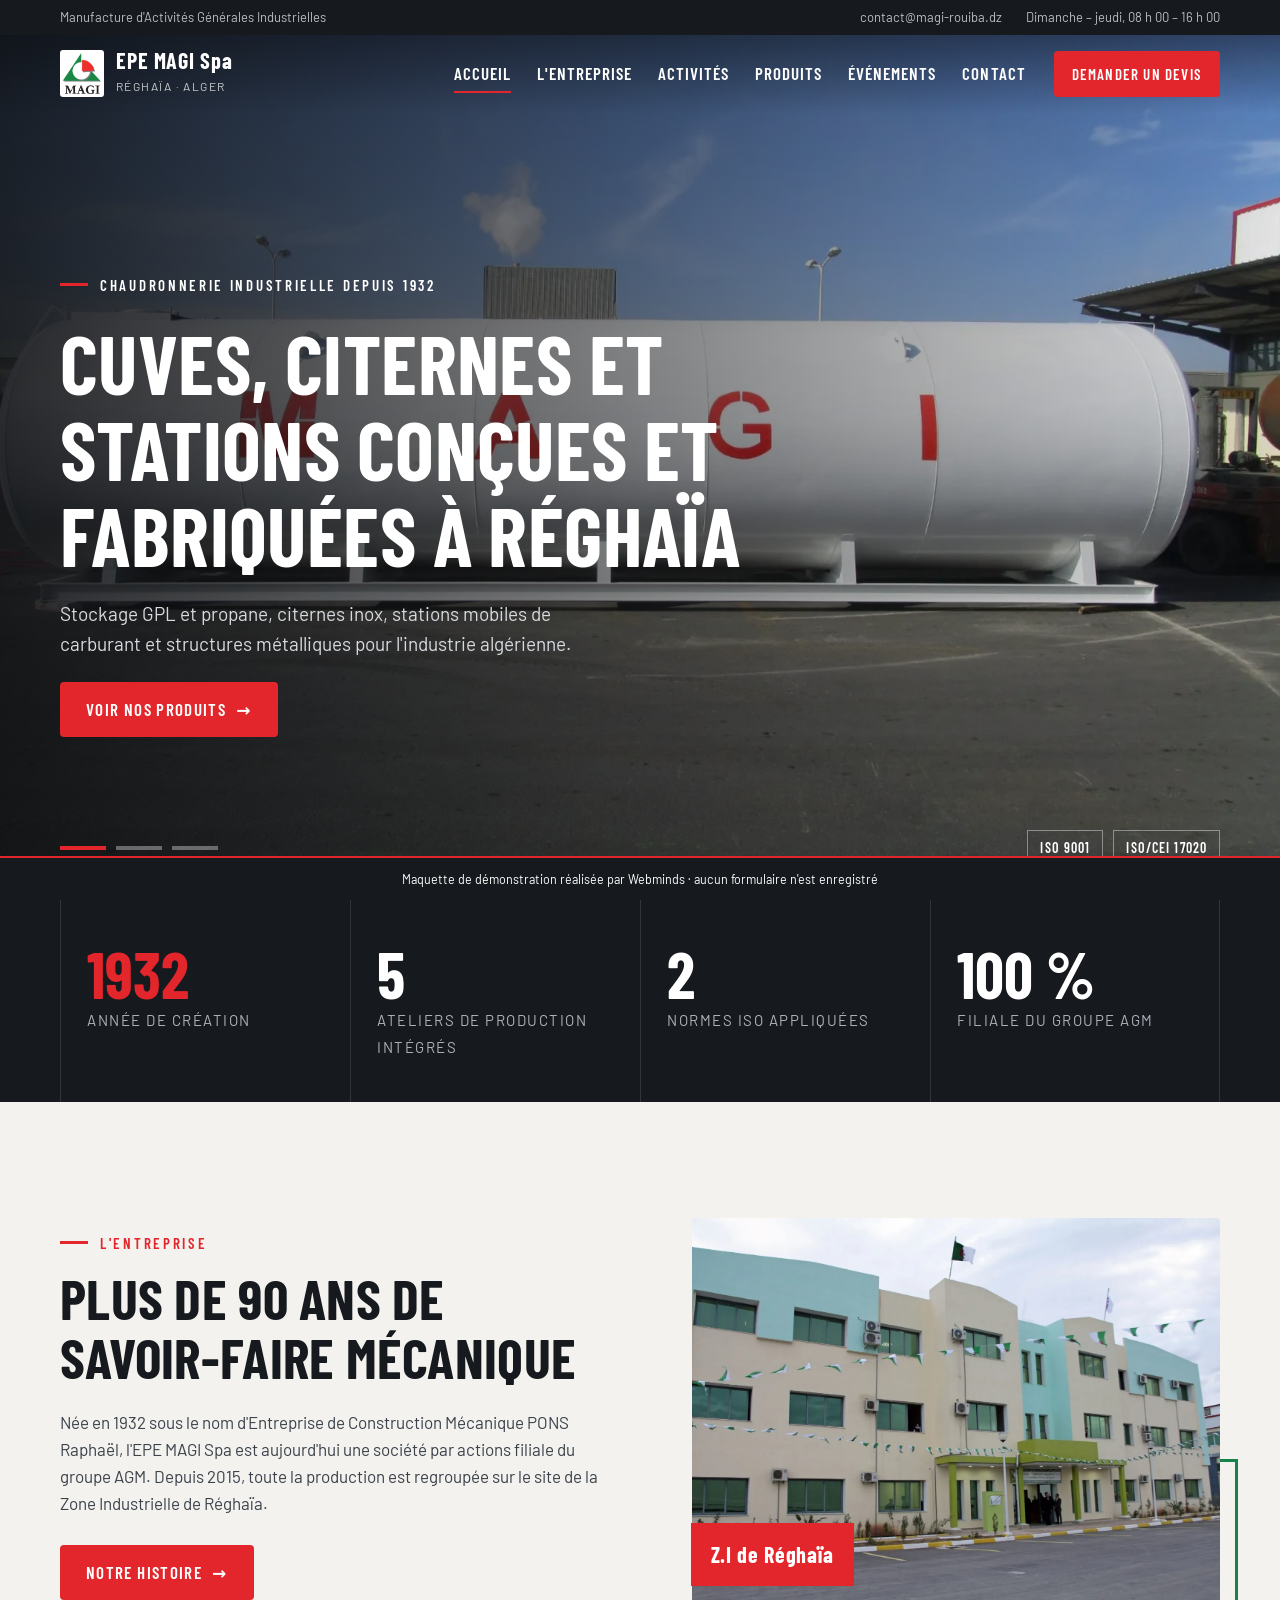
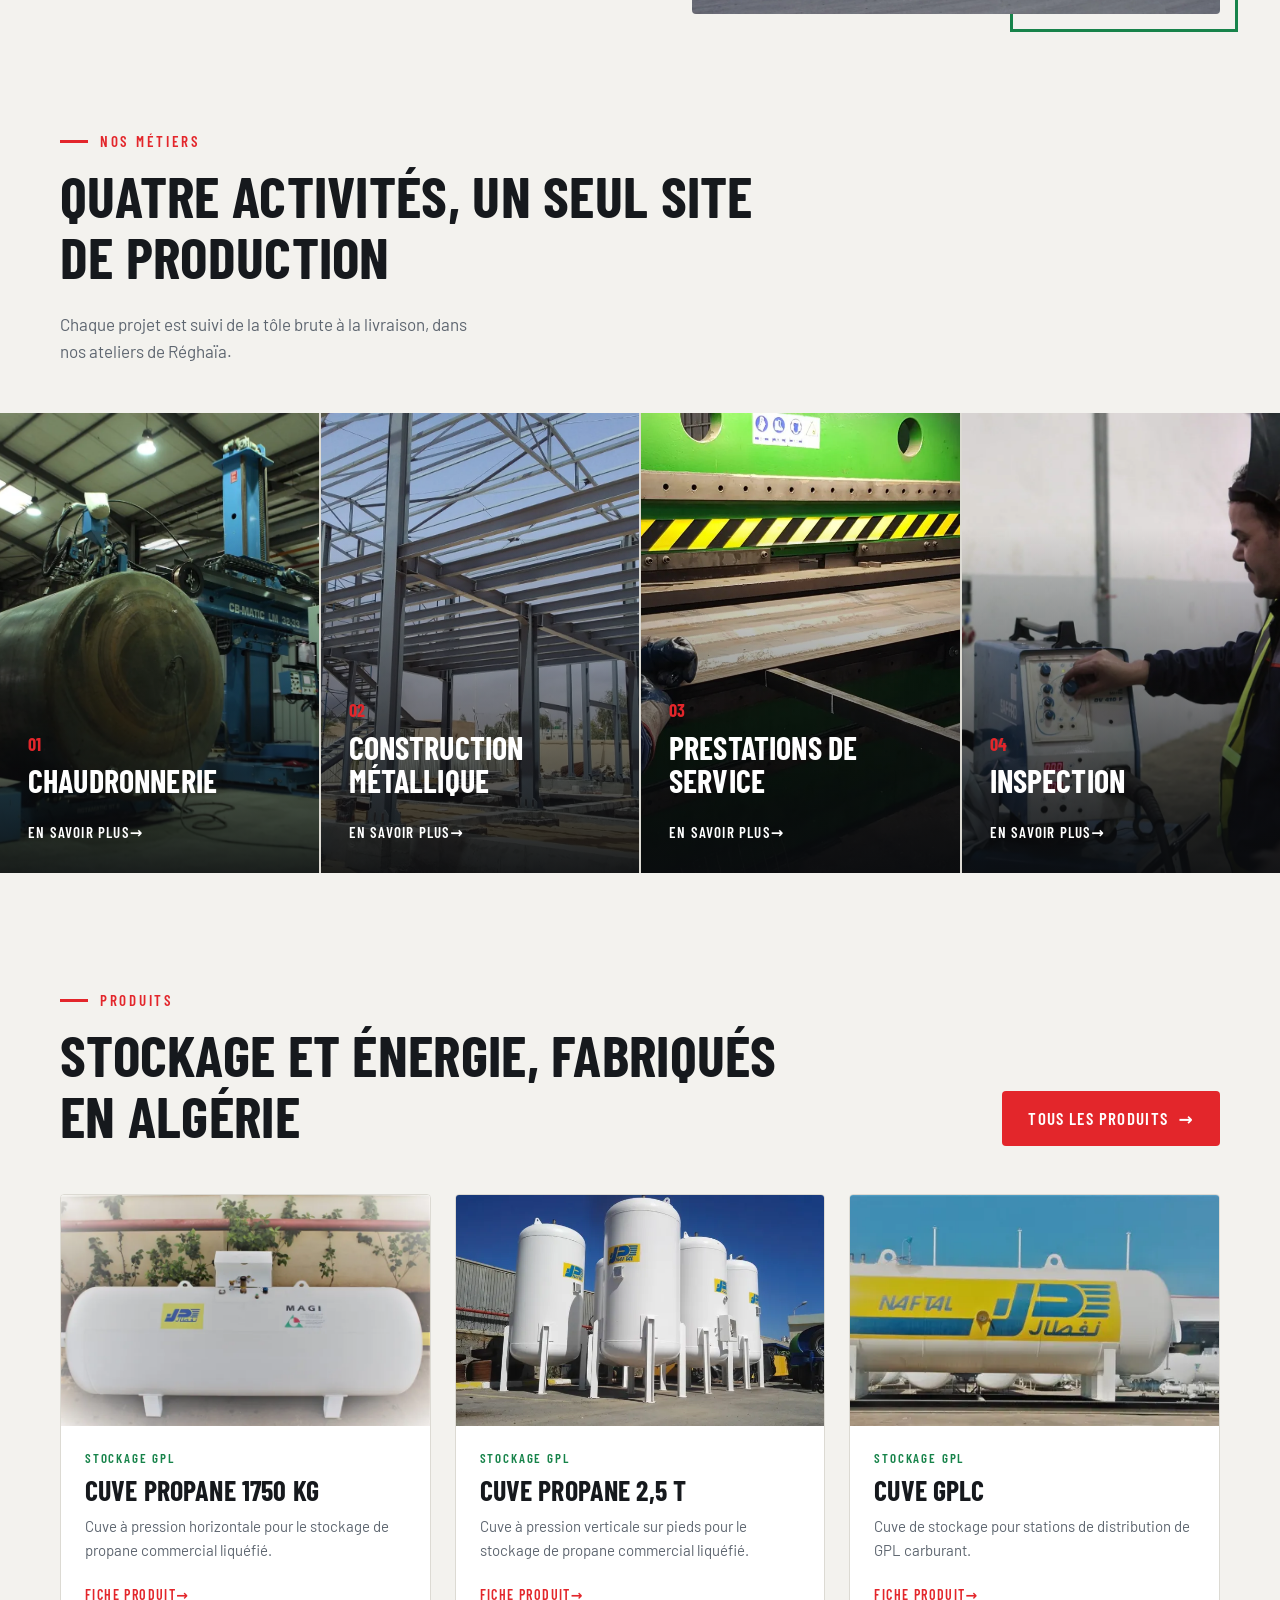
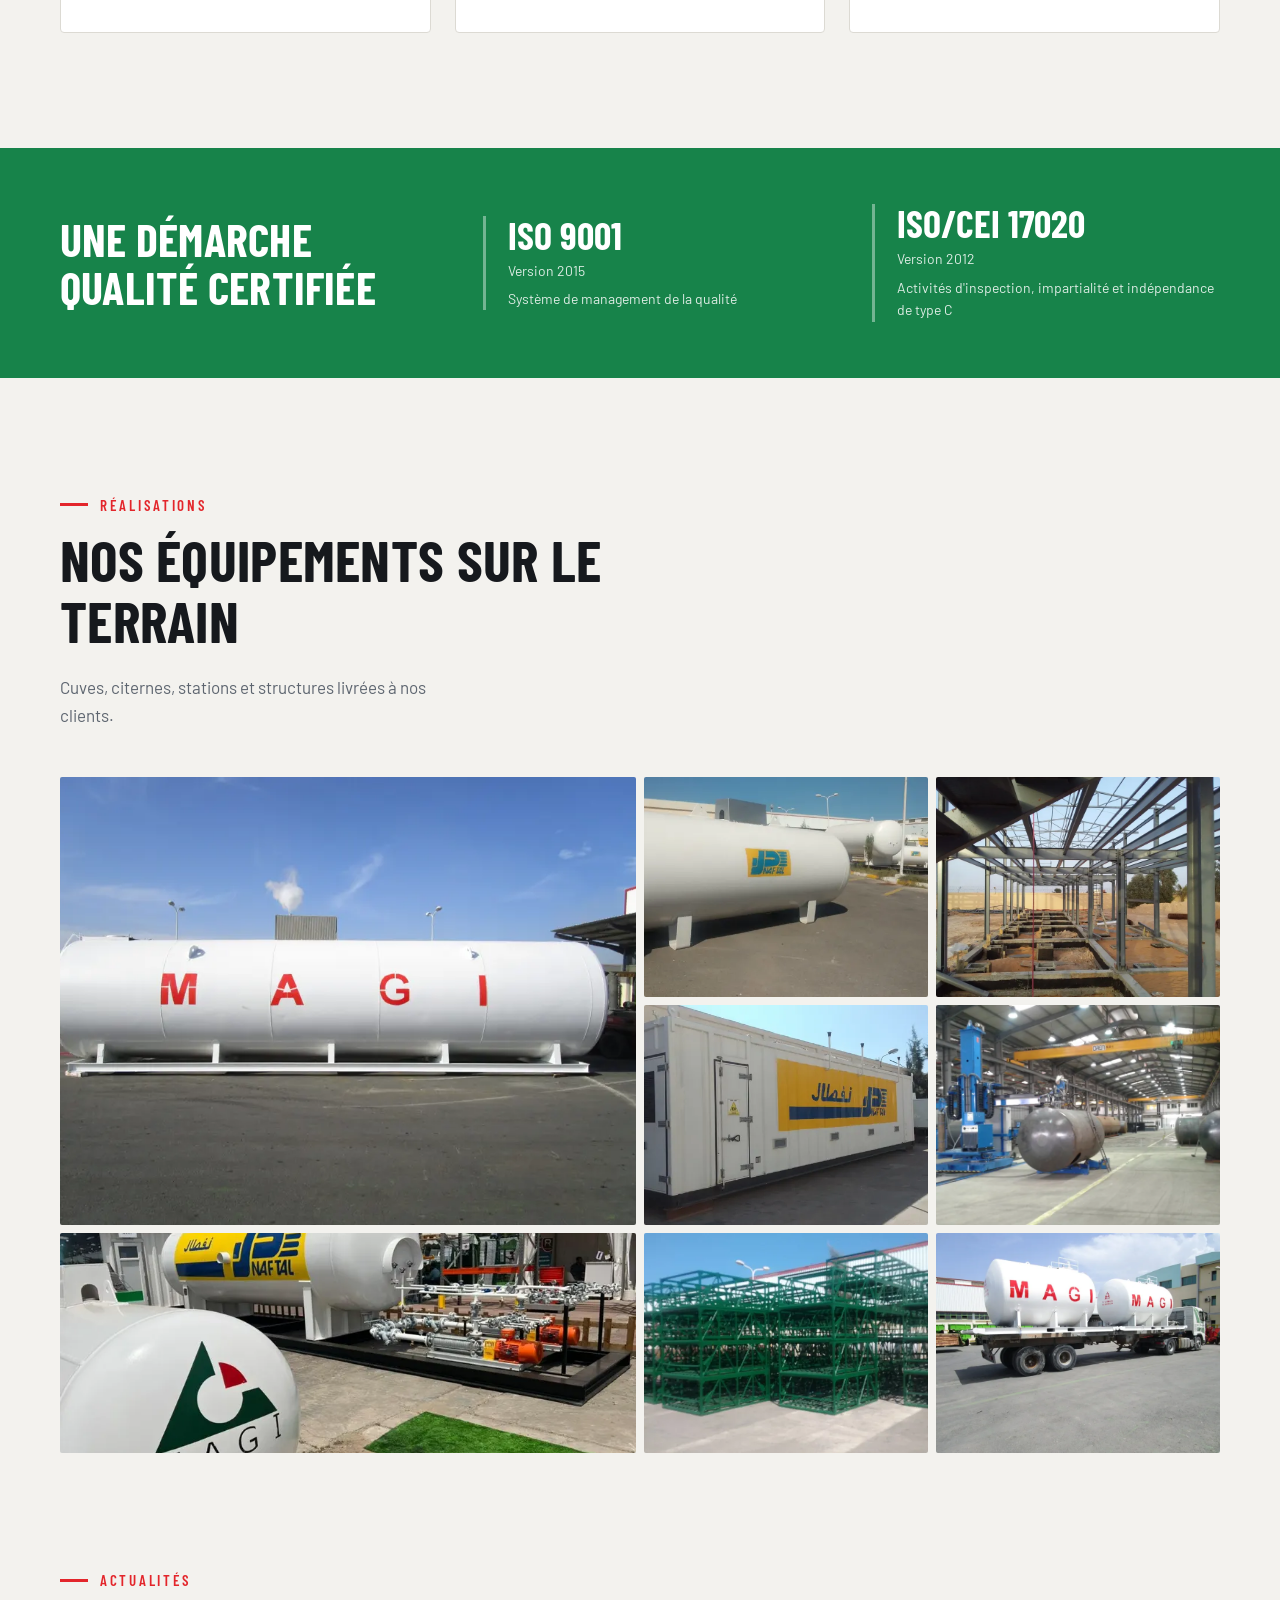
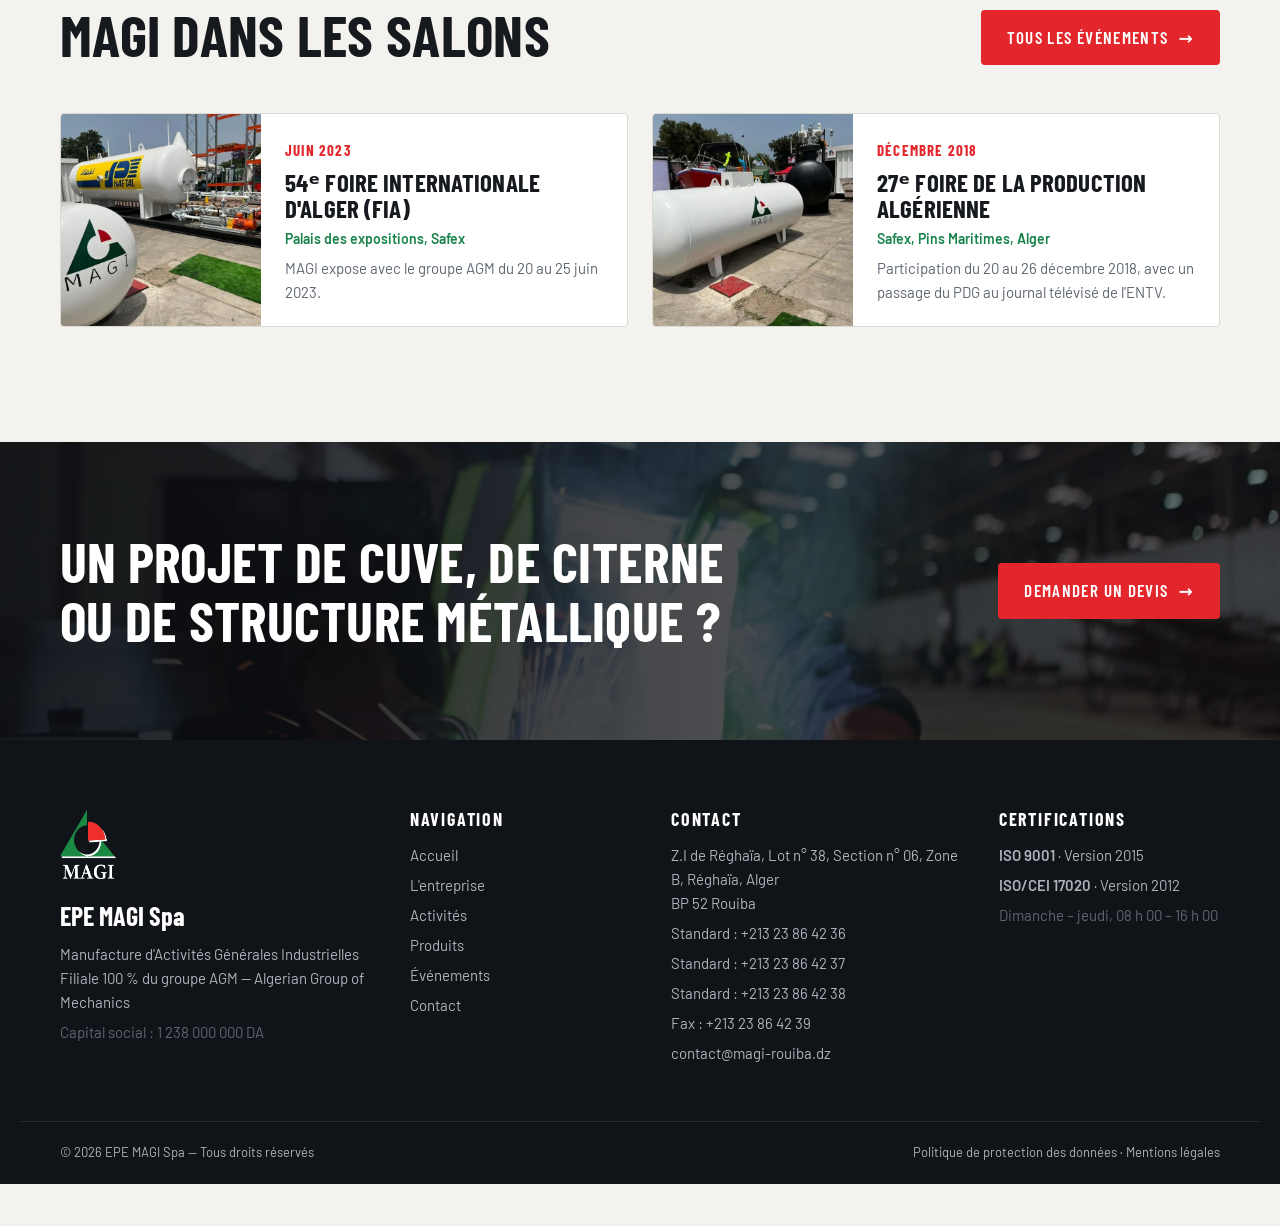
<file: index.html>
<!doctype html><html lang="fr"><head><meta charset="utf-8"><meta name="viewport" content="width=device-width,initial-scale=1"><meta name="robots" content="noindex, nofollow, noarchive"><title>EPE MAGI Spa</title><link rel="icon" href="assets/img/favicon.png"><link rel="stylesheet" href="assets/css/s.css"></head><body><header data-template="header"></header><main><section class="hero" aria-label="Présentation"><div data-repeater="accueil.hero_slides"><template><div class="slide" data-bind-bg="image"><div class="wrap slide-in"><span class="kicker" data-bind="surtitre"></span><h1 data-bind="titre"></h1><p data-bind="texte"></p><div><a class="btn btn-red arrow" data-bind-href="bouton_lien"><span data-bind="bouton_libelle"></span></a></div></div></div></template></div><div class="hero-foot"><div class="wrap"><div class="dots"></div><div class="iso-badges"><span>ISO 9001</span><span>ISO/CEI 17020</span></div></div></div></section><section class="stats"><div class="wrap" data-repeater="accueil.chiffres"><template><div class="stat"><b data-bind="valeur"></b><span data-bind="libelle"></span></div></template></div></section><section class="sec"><div class="wrap intro"><div class="rv"><span class="kicker">L'entreprise</span><h2 data-option="accueil.intro_titre"></h2><p data-option="accueil.intro_texte"></p><a class="btn btn-red arrow" href="entreprise.html">Notre histoire</a></div><div class="intro-img rv"><img data-option-img="accueil.intro_image" alt="Siège de MAGI à Réghaïa"><span class="intro-tag">Z.I de Réghaïa</span></div></div></section><section><div class="wrap sec-head" style="padding-top:0"><div><span class="kicker">Nos métiers</span><h2>Quatre activités, un seul site de production</h2></div><p>Chaque projet est suivi de la tôle brute à la livraison, dans nos ateliers de Réghaïa.</p></div><div class="acts" data-repeater="accueil.activites"><template><a class="act" data-bind-href="lien"><img data-bind-img="image" alt=""><div class="act-in"><em data-index></em><h3 data-bind="titre"></h3><p data-bind="resume"></p><span class="arrow">En savoir plus</span></div></a></template></div></section><section class="sec"><div class="wrap"><div class="sec-head"><div><span class="kicker">Produits</span><h2>Stockage et énergie, fabriqués en Algérie</h2></div><a class="btn btn-red arrow" href="produits.html">Tous les produits</a></div><div class="pgrid" data-repeater="produits" data-limit="3"><template><a class="pcard rv" data-bind-href="slug" data-href-prefix="produits.html#"><figure><img data-bind-img="image" data-small alt=""></figure><div class="pcard-b"><span class="cat" data-bind="categorie"></span><h3 data-bind="nom"></h3><p data-bind="resume"></p><span class="tag arrow">Fiche produit</span></div></a></template></div></div></section><section class="certs"><div class="wrap"><h2>Une démarche qualité certifiée</h2><div data-repeater="options.certifications" style="display:contents"><template><div class="cert"><b data-bind="code"></b><span data-bind="version"></span><span data-bind="libelle"></span></div></template></div></div></section><section class="sec"><div class="wrap"><div class="sec-head"><div><span class="kicker">Réalisations</span><h2>Nos équipements sur le terrain</h2></div><p>Cuves, citernes, stations et structures livrées à nos clients.</p></div><div class="gal" data-repeater="realisations"><template><a data-zoom><img data-bind-img="." data-small alt="Réalisation MAGI"></a></template></div></div></section><section class="sec" style="padding-top:0"><div class="wrap"><div class="sec-head"><div><span class="kicker">Actualités</span><h2>MAGI dans les salons</h2></div><a class="btn btn-red arrow" href="evenements.html">Tous les événements</a></div><div class="evs" data-repeater="evenements" data-limit="2"><template><article class="ev rv"><img data-bind-img="image" data-small alt=""><div><time data-bind="date"></time><h3 data-bind="titre"></h3><p class="lieu" data-bind="lieu"></p><p data-bind="texte"></p></div></article></template></div></div></section><section class="cta" style="background-image:url(assets/img/soudage.webp)"><div class="wrap"><h2>Un projet de cuve, de citerne ou de structure métallique ?</h2><a class="btn btn-red arrow" href="contact.html">Demander un devis</a></div></section></main><footer data-template="footer"></footer><div class="demo">Maquette de démonstration réalisée par Webminds · aucun formulaire n'est enregistré</div><script src="assets/js/a.js"></script></body></html>
</file>
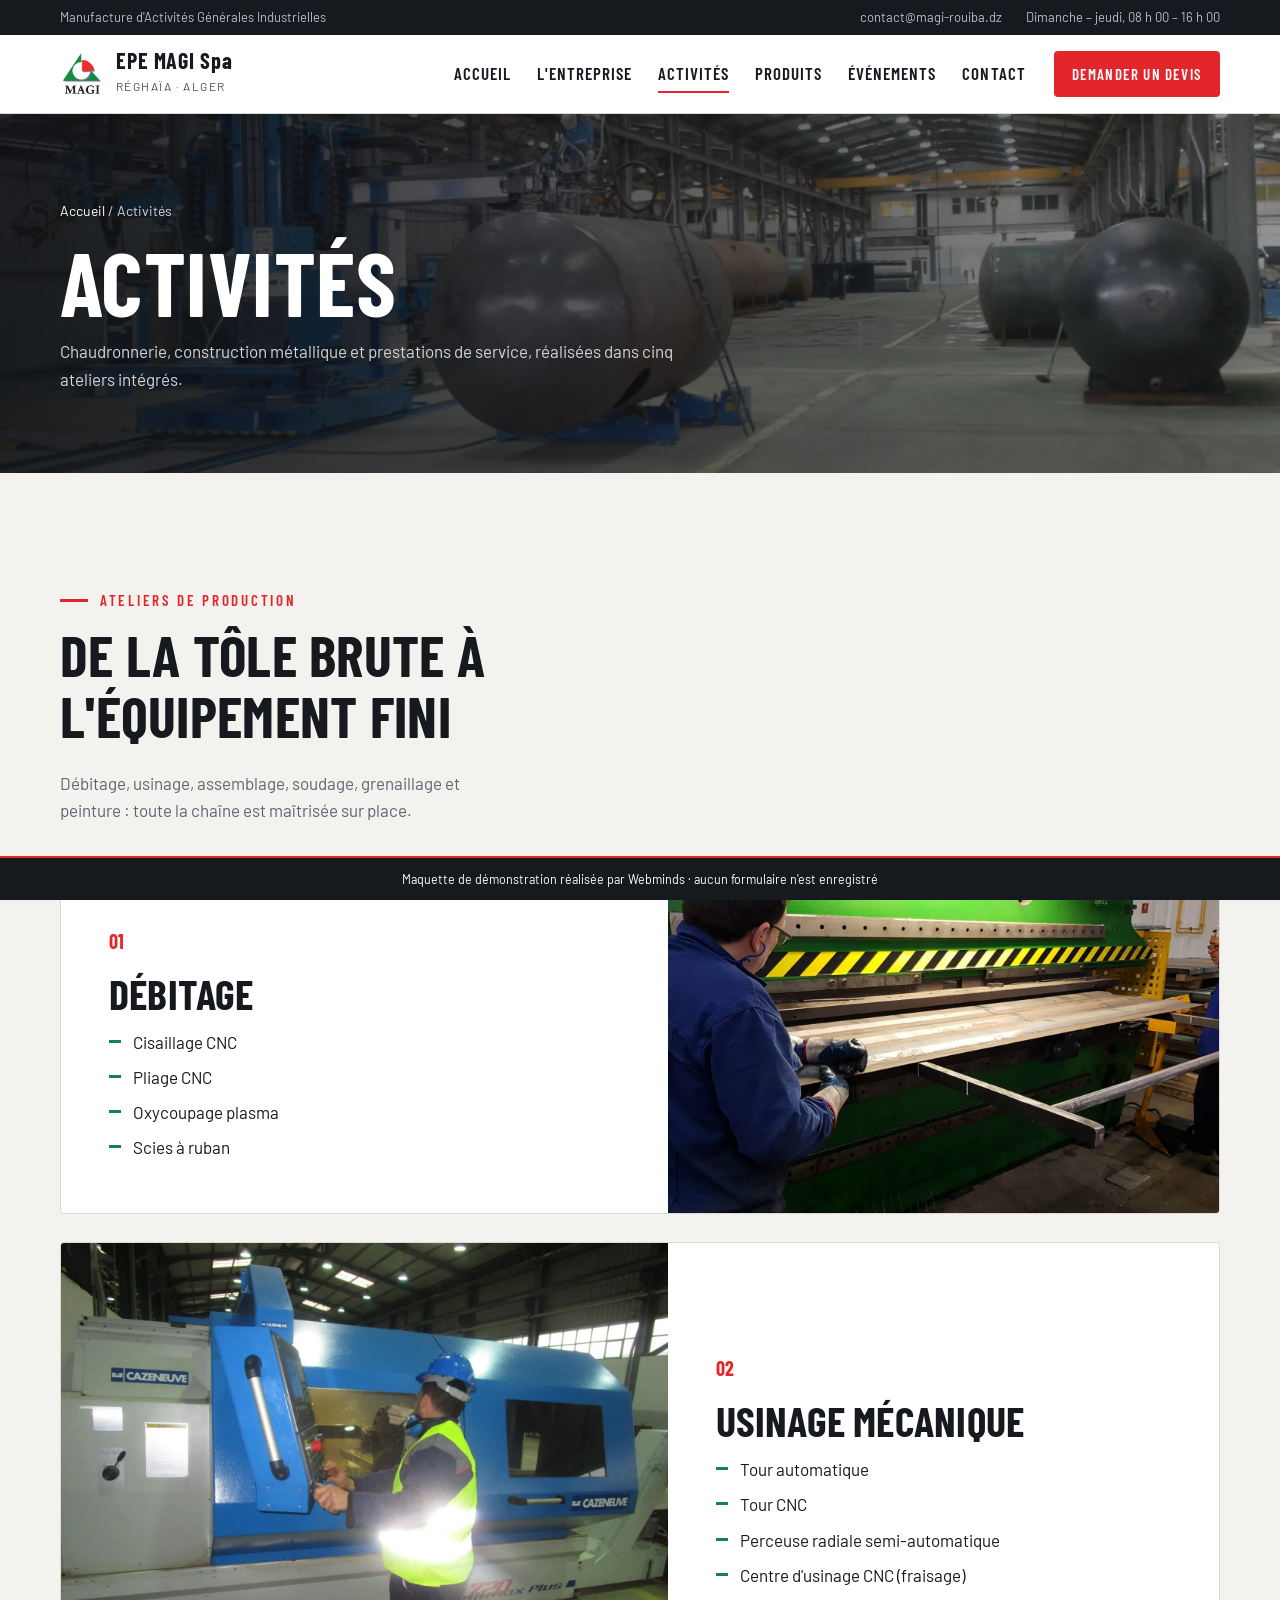
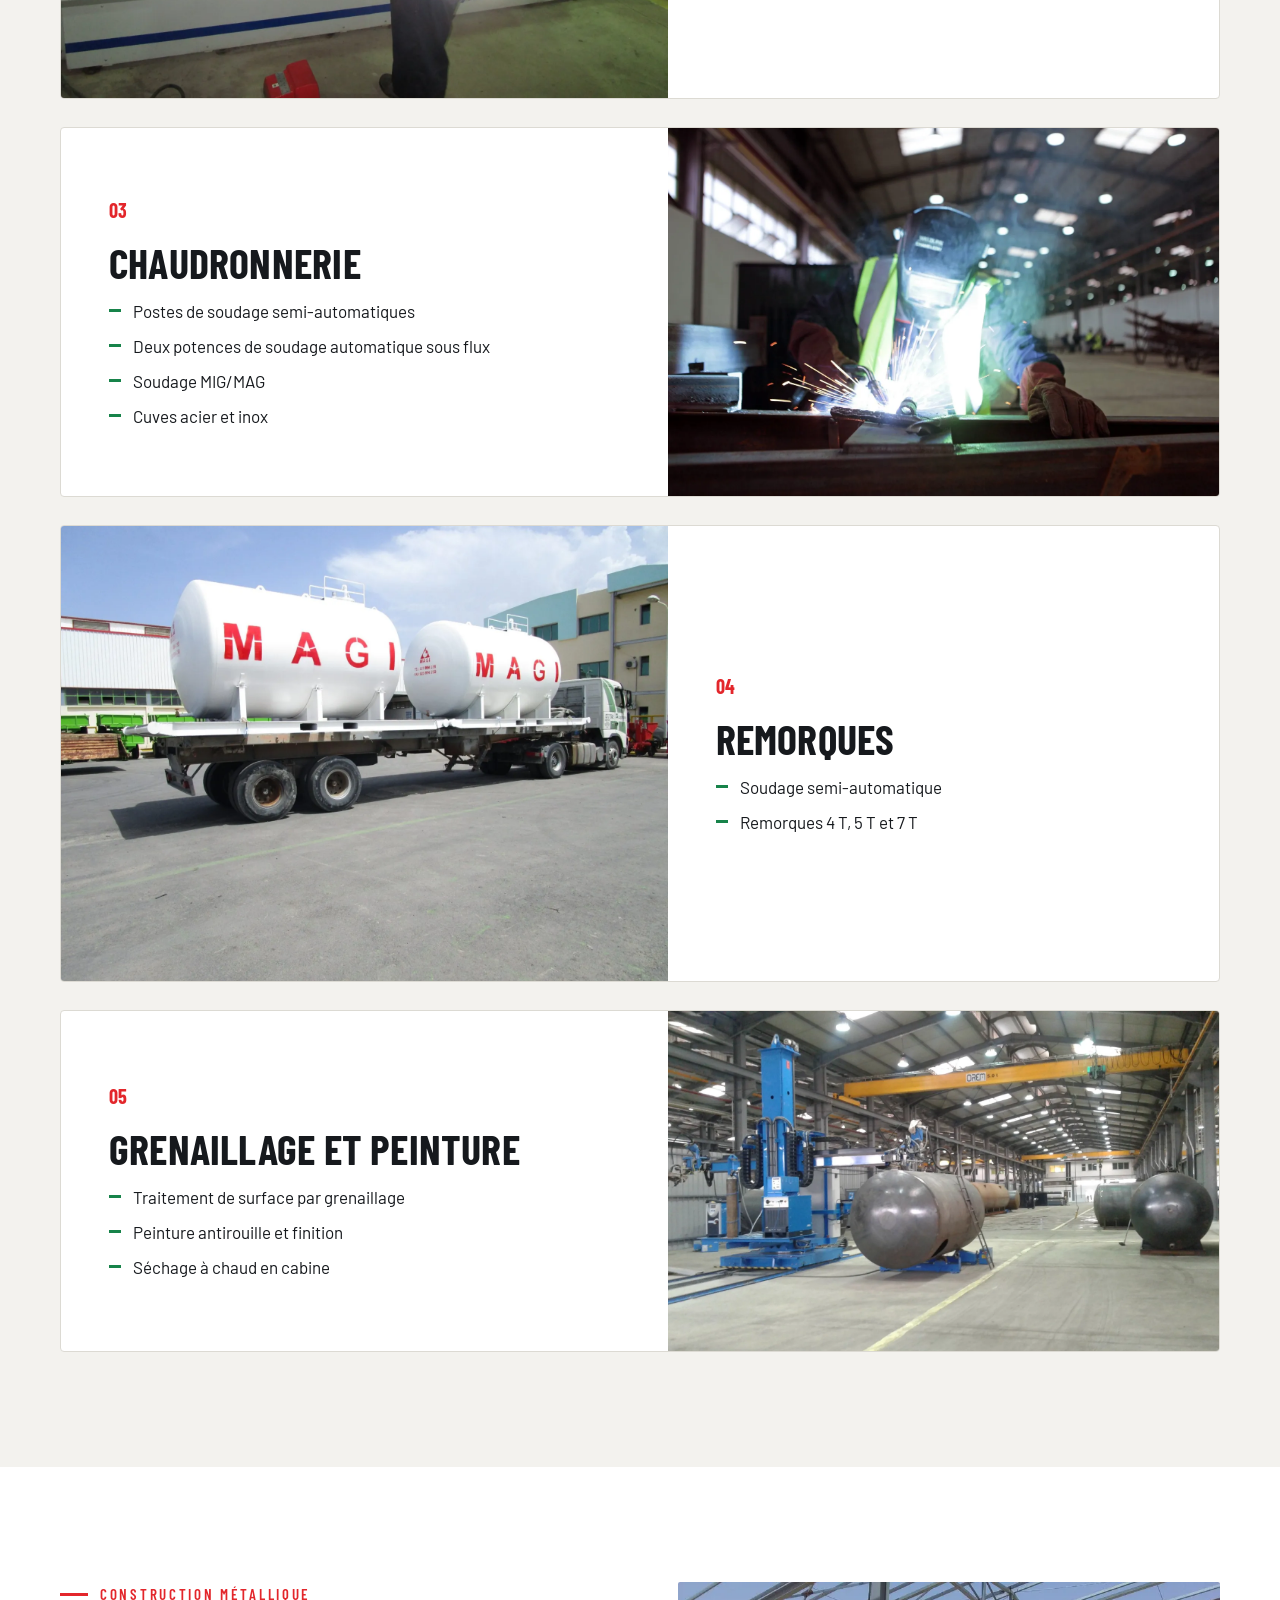
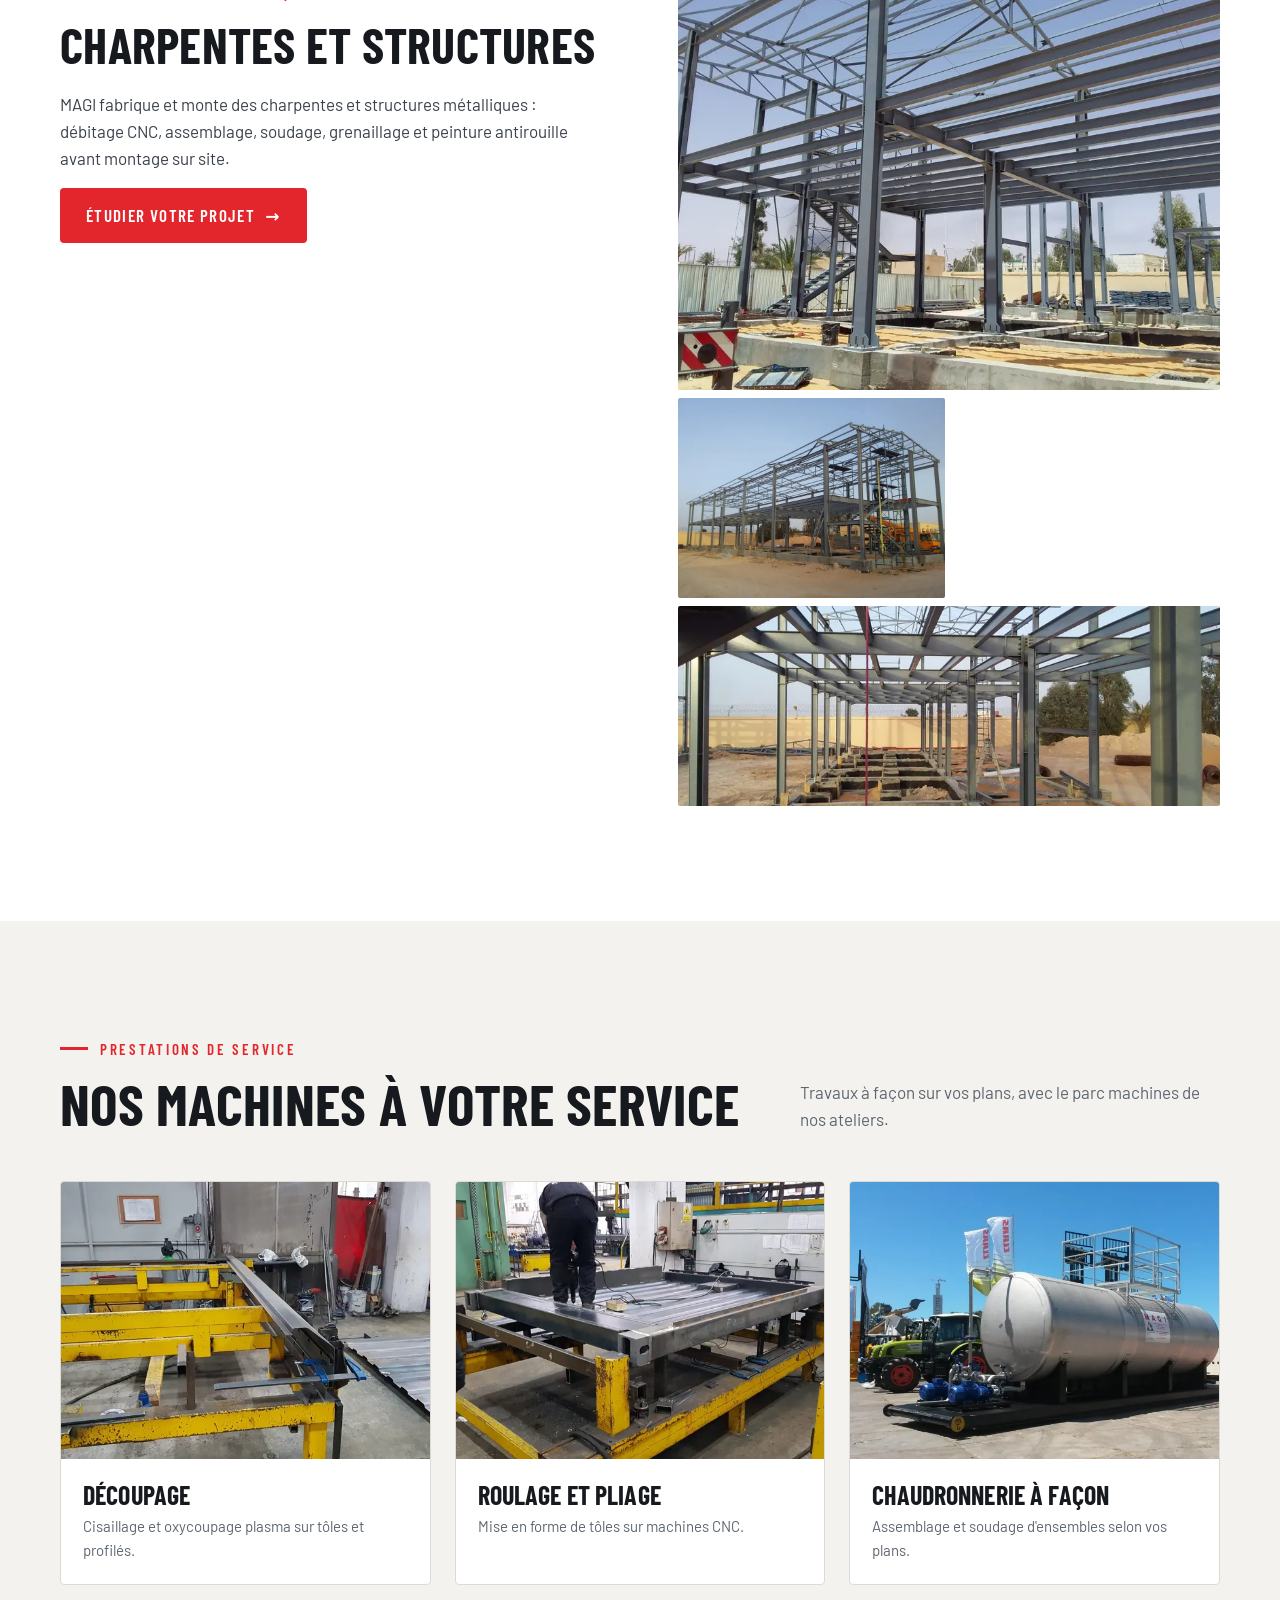
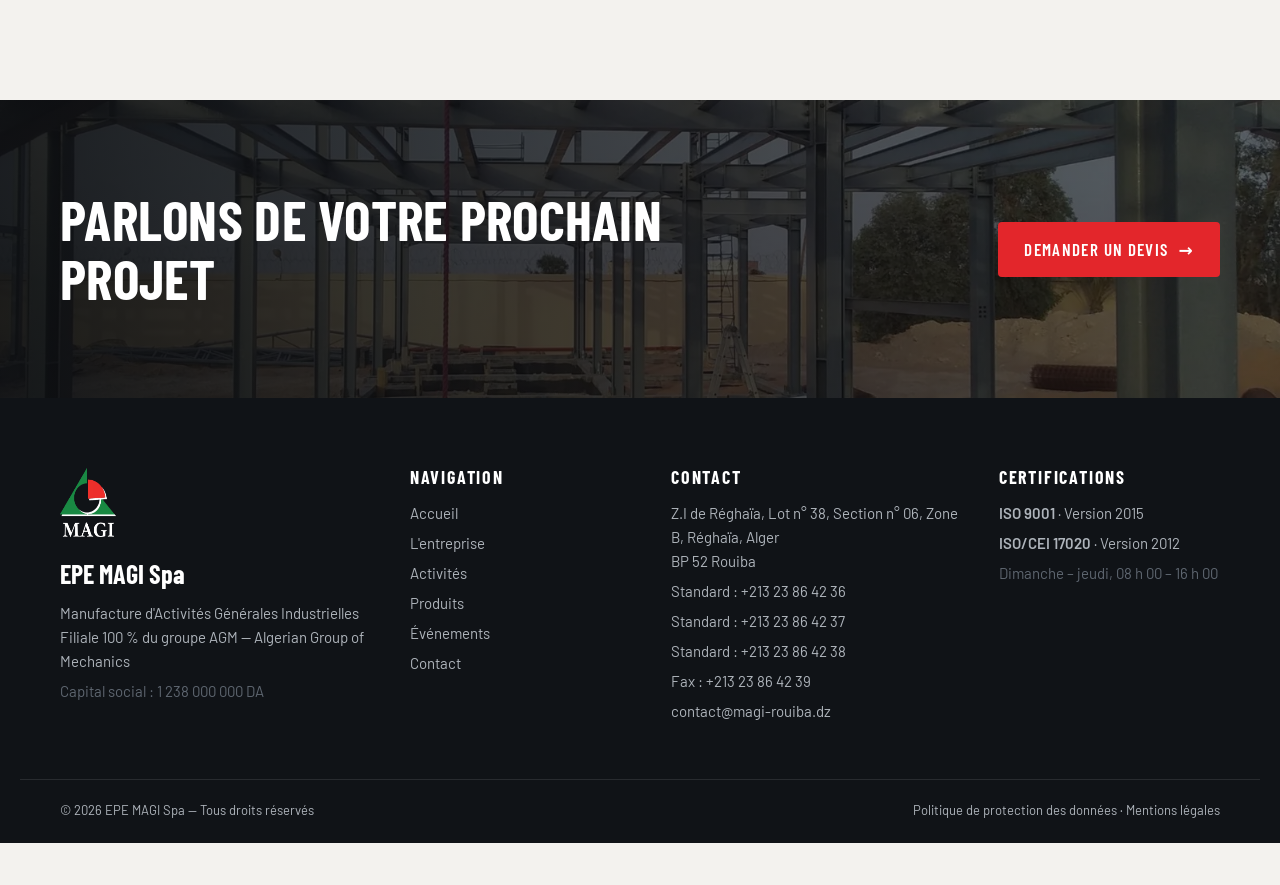
<file: activites.html>
<!doctype html><html lang="fr"><head><meta charset="utf-8"><meta name="viewport" content="width=device-width,initial-scale=1"><meta name="robots" content="noindex, nofollow, noarchive"><title>EPE MAGI Spa</title><link rel="icon" href="assets/img/favicon.png"><link rel="stylesheet" href="assets/css/s.css"></head><body class="solid"><header data-template="header"></header><main><section class="page-hero" style="background-image:url(assets/img/cuves-atelier-02.webp)"><div class="wrap"><p class="crumb"><a href="index.html">Accueil</a> / Activités</p><h1>Activités</h1><p>Chaudronnerie, construction métallique et prestations de service, réalisées dans cinq ateliers intégrés.</p></div></section><section class="sec" id="chaudronnerie"><div class="wrap"><div class="sec-head"><div><span class="kicker">Ateliers de production</span><h2>De la tôle brute à l'équipement fini</h2></div><p>Débitage, usinage, assemblage, soudage, grenaillage et peinture : toute la chaîne est maîtrisée sur place.</p></div><div class="ats" data-repeater="ateliers"><template><article class="at rv"><figure><img data-bind-img="image" alt=""></figure><div class="at-b"><em data-index></em><h3 data-bind="titre"></h3><ul data-repeater="equipements"><template><li data-bind="equipement"></li></template></ul></div></article></template></div></div></section><section class="sec" id="construction" style="background:#fff"><div class="wrap two"><div class="prose rv"><span class="kicker">Construction métallique</span><h2>Charpentes et structures</h2><p>MAGI fabrique et monte des charpentes et structures métalliques : débitage CNC, assemblage, soudage, grenaillage et peinture antirouille avant montage sur site.</p><a class="btn btn-red arrow" href="contact.html">Étudier votre projet</a></div><div class="gal rv" style="grid-template-columns:1fr 1fr;grid-auto-rows:200px"><a data-zoom><img src="assets/img/charpente-01-s.webp" alt="Charpente métallique"></a><a data-zoom><img src="assets/img/charpente-02-s.webp" alt="Charpente métallique"></a><a data-zoom style="grid-column:span 2"><img src="assets/img/charpente-03-s.webp" alt="Charpente métallique"></a></div></div></section><section class="sec" id="prestations"><div class="wrap"><div class="sec-head"><div><span class="kicker">Prestations de service</span><h2>Nos machines à votre service</h2></div><p>Travaux à façon sur vos plans, avec le parc machines de nos ateliers.</p></div><div class="svc" data-repeater="prestations"><template><article class="rv"><img data-bind-img="image" data-small alt=""><div><h3 data-bind="titre"></h3><p data-bind="texte"></p></div></article></template></div></div></section><section class="cta" style="background-image:url(assets/img/charpente-03.webp)"><div class="wrap"><h2>Parlons de votre prochain projet</h2><a class="btn btn-red arrow" href="contact.html">Demander un devis</a></div></section></main><footer data-template="footer"></footer><div class="demo">Maquette de démonstration réalisée par Webminds · aucun formulaire n'est enregistré</div><script src="assets/js/a.js"></script></body></html>
</file>
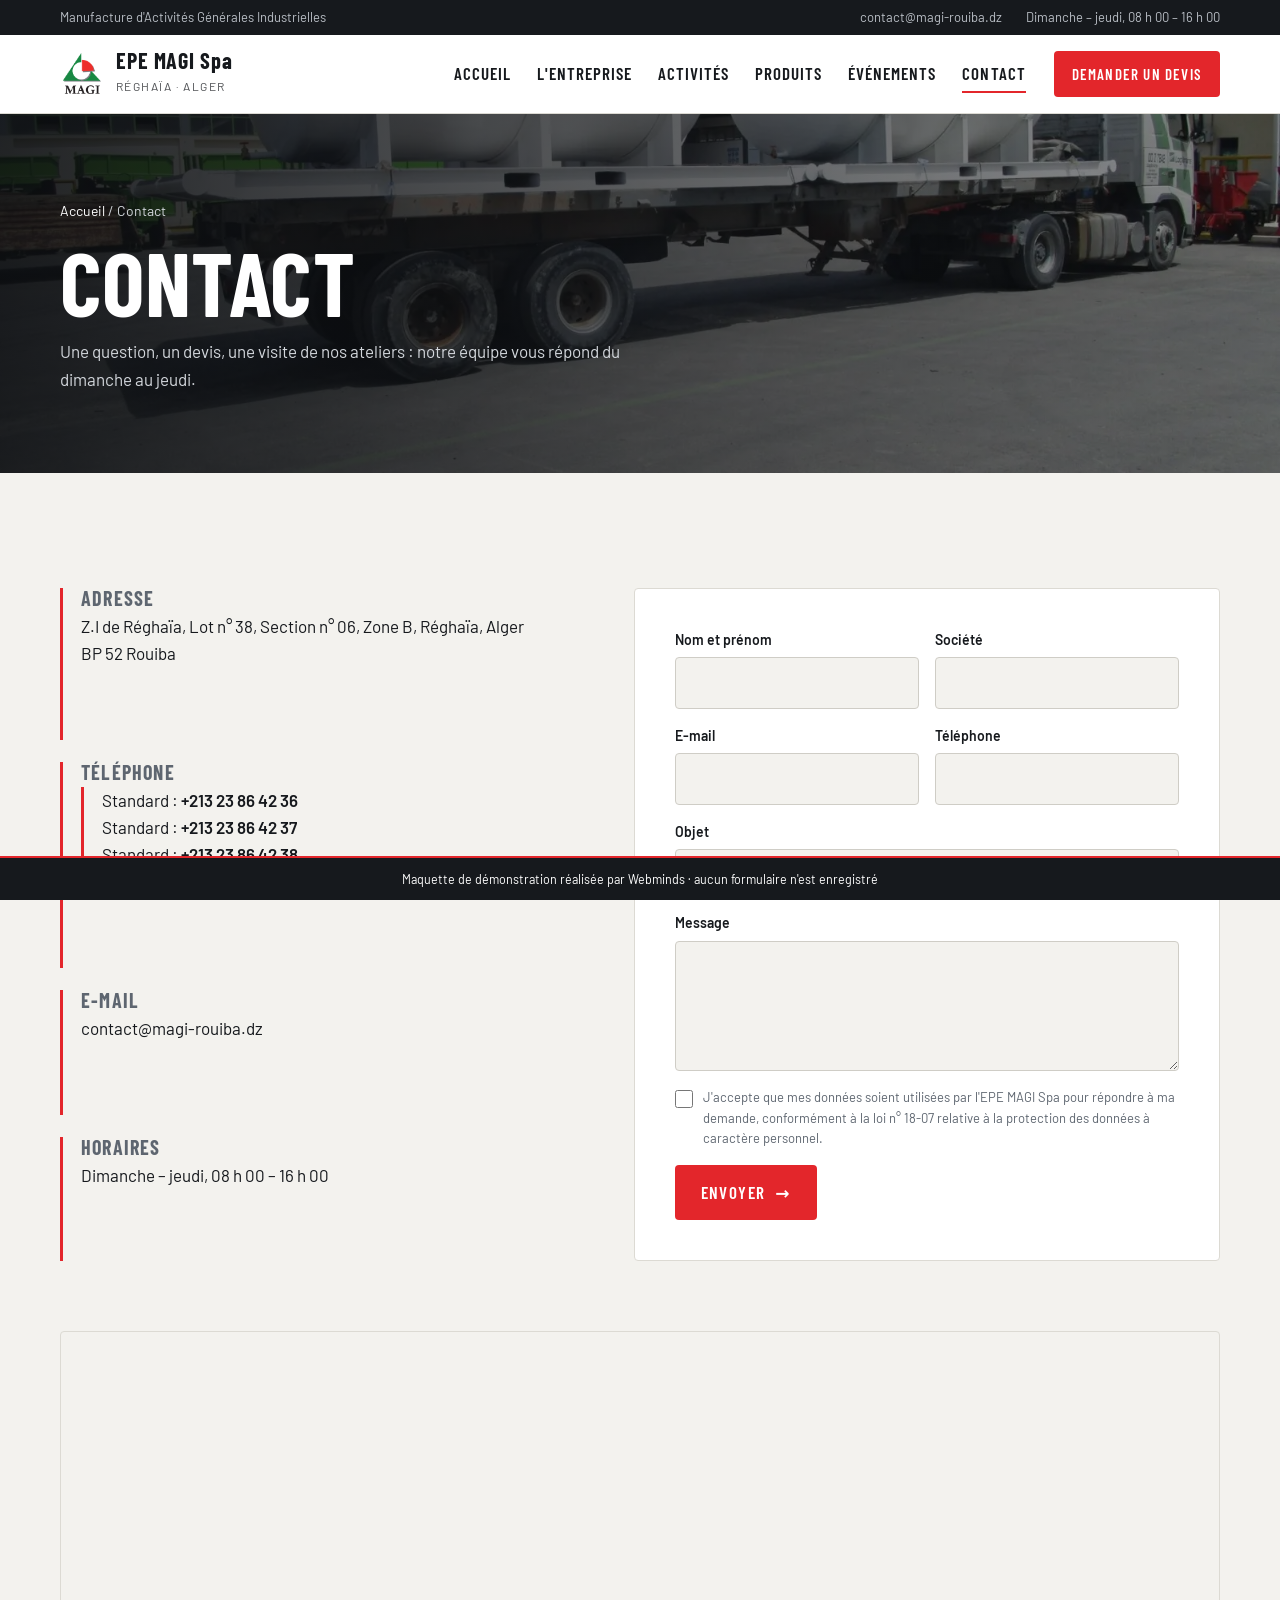
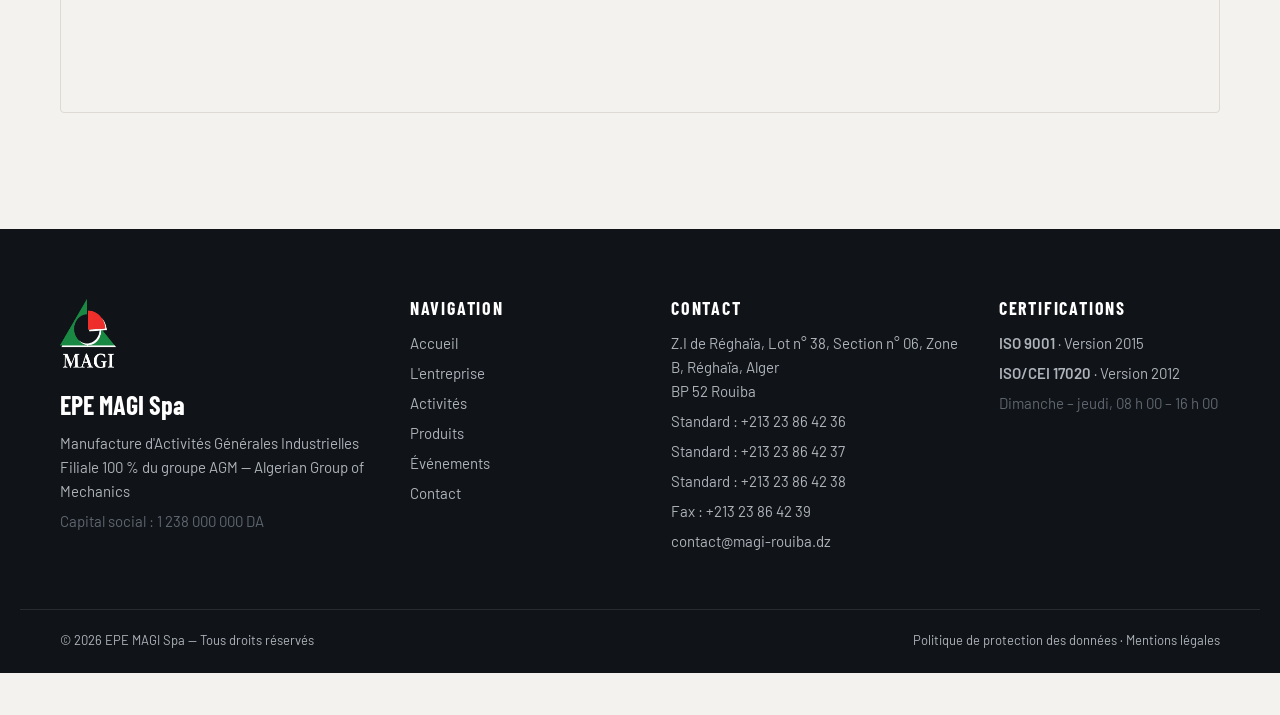
<file: contact.html>
<!doctype html><html lang="fr"><head><meta charset="utf-8"><meta name="viewport" content="width=device-width,initial-scale=1"><meta name="robots" content="noindex, nofollow, noarchive"><title>EPE MAGI Spa</title><link rel="icon" href="assets/img/favicon.png"><link rel="stylesheet" href="assets/css/s.css"></head><body class="solid"><header data-template="header"></header><main><section class="page-hero" style="background-image:url(assets/img/transport-cuve-magi.webp)"><div class="wrap"><p class="crumb"><a href="index.html">Accueil</a> / Contact</p><h1>Contact</h1><p>Une question, un devis, une visite de nos ateliers : notre équipe vous répond du dimanche au jeudi.</p></div></section><section class="sec"><div class="wrap"><div class="contact"><div class="cinfo"><div><h3>Adresse</h3><p data-option="options.adresse"></p><p data-option="options.bp"></p></div><div><h3>Téléphone</h3><div data-repeater="options.telephones"><template><p><span data-bind="libelle"></span> : <b data-bind="numero"></b></p></template></div></div><div><h3>E-mail</h3><p data-option="options.email"></p></div><div><h3>Horaires</h3><p data-option="options.horaires"></p></div></div><form data-demo><label>Nom et prénom<input required name="nom" autocomplete="name"></label> <label>Société<input name="societe" autocomplete="organization"></label> <label>E-mail<input required type="email" name="email" autocomplete="email"></label> <label>Téléphone<input type="tel" name="tel" autocomplete="tel"></label> <label class="full">Objet<select name="objet"><option>Demande de devis</option><option>Fiche technique</option><option>Prestation de service</option><option>Autre demande</option></select></label> <label class="full">Message<textarea required name="message"></textarea></label> <label class="consent full"><input type="checkbox" required> J'accepte que mes données soient utilisées par l'EPE MAGI Spa pour répondre à ma demande, conformément à la loi n° 18-07 relative à la protection des données à caractère personnel.</label><div class="full"><button class="btn btn-red arrow" type="submit">Envoyer</button></div></form></div><div class="map"><iframe title="Plan d'accès MAGI" loading="lazy" src="https://www.google.com/maps?q=EPE+MAGI+SPA+Reghaia&output=embed"></iframe></div></div></section></main><footer data-template="footer"></footer><div class="demo">Maquette de démonstration réalisée par Webminds · aucun formulaire n'est enregistré</div><script src="assets/js/a.js"></script></body></html>
</file>
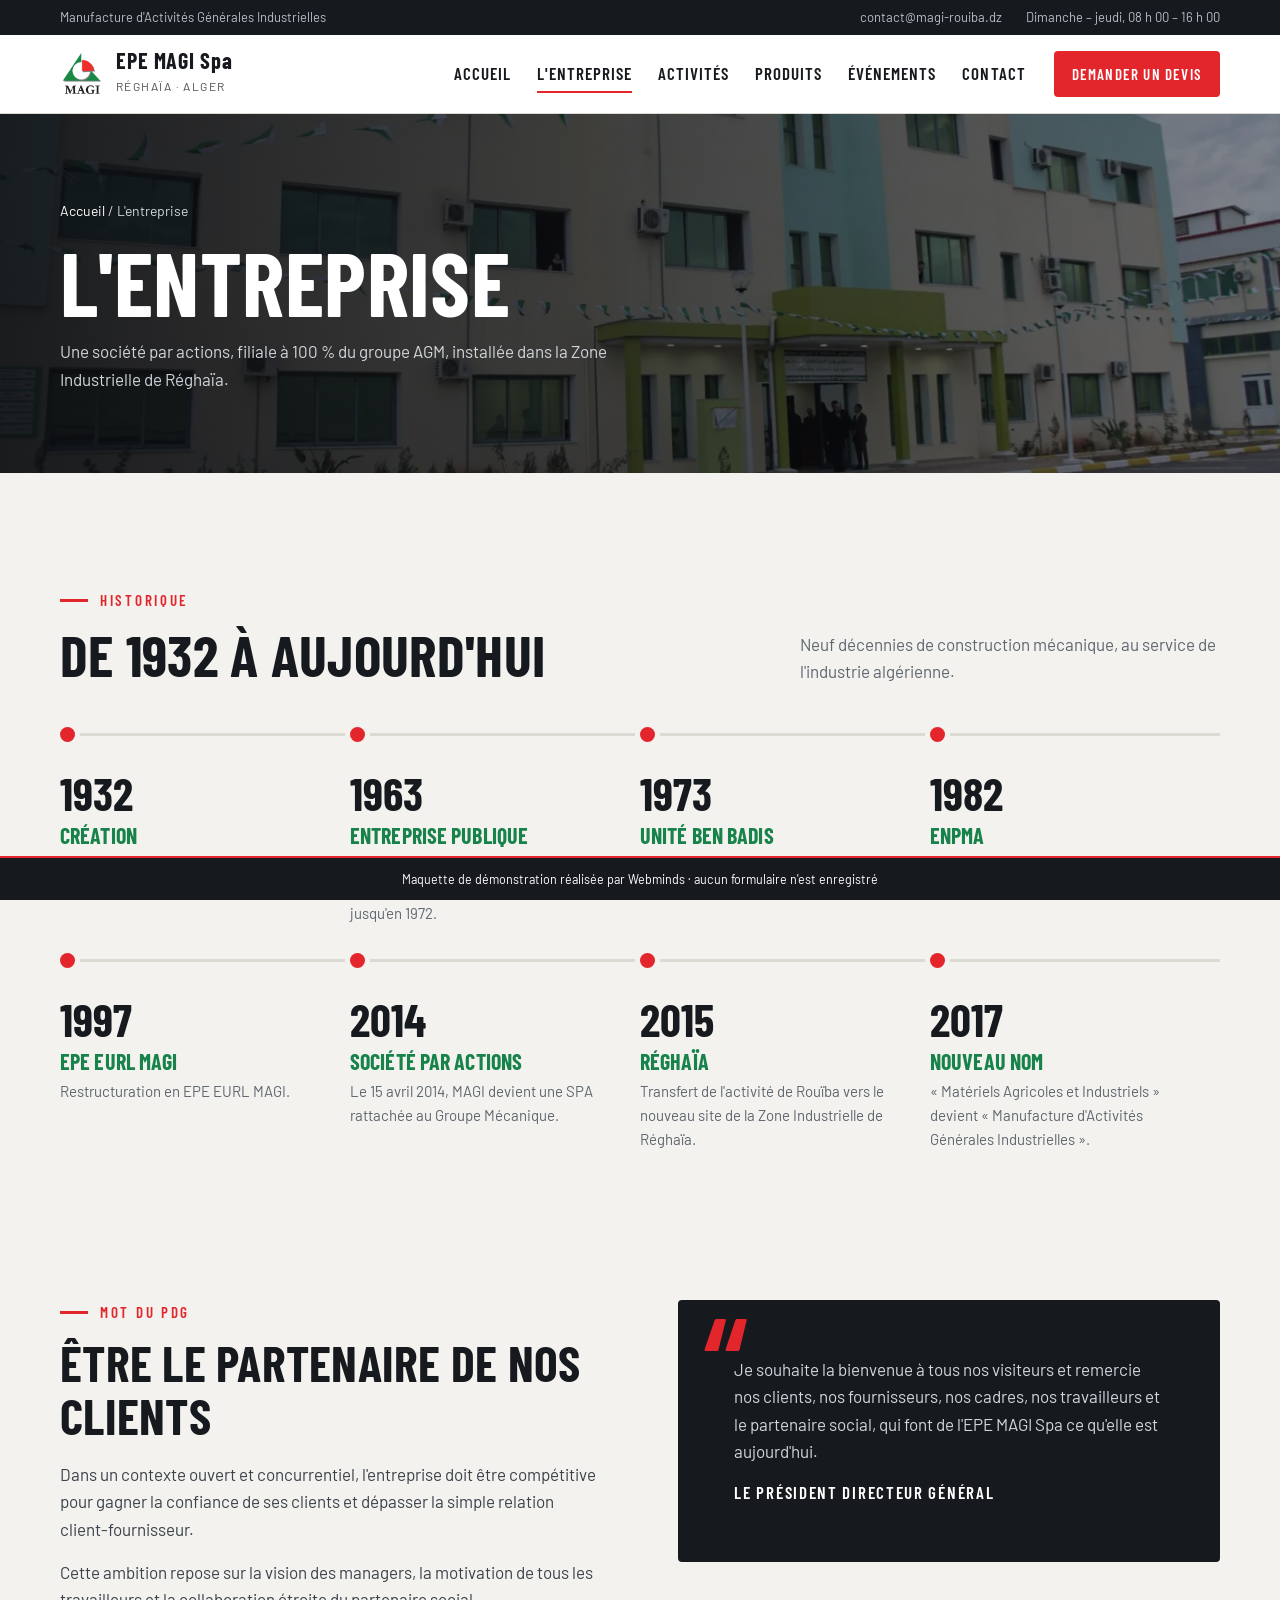
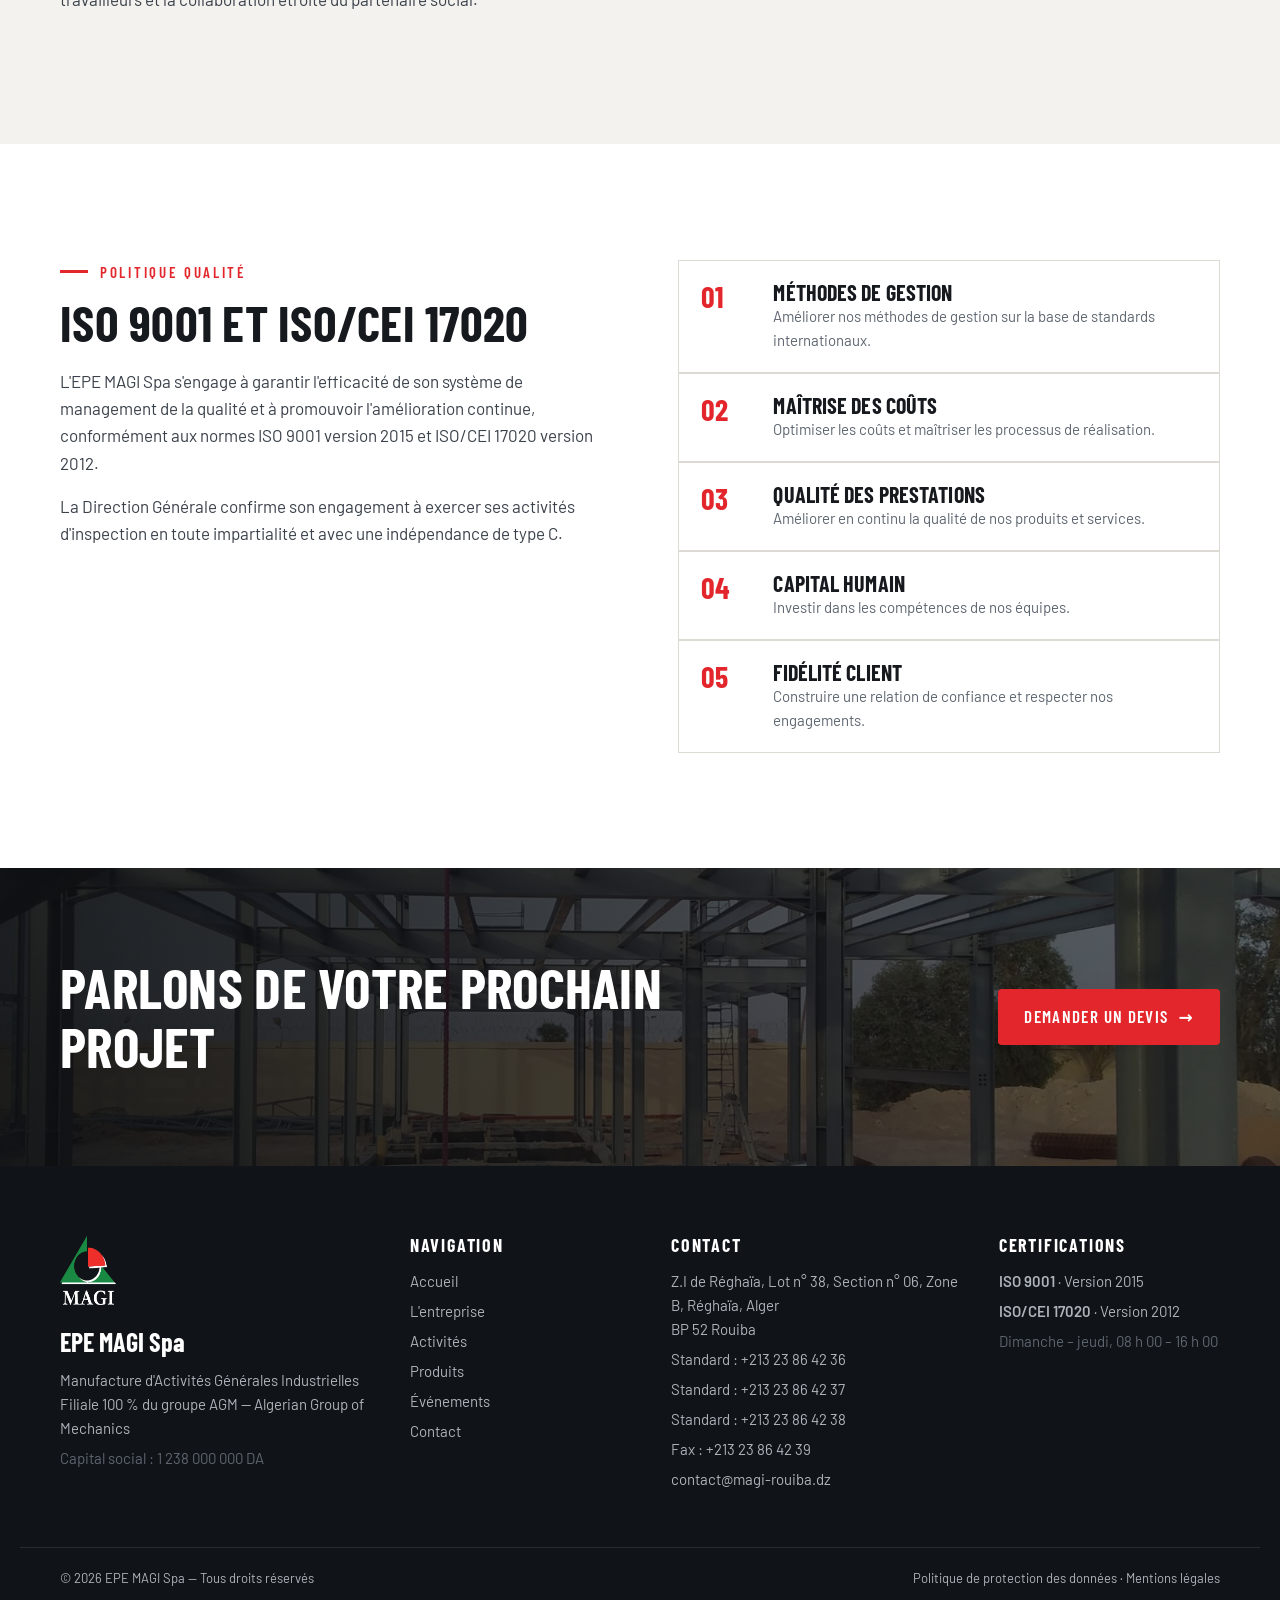
<file: entreprise.html>
<!doctype html><html lang="fr"><head><meta charset="utf-8"><meta name="viewport" content="width=device-width,initial-scale=1"><meta name="robots" content="noindex, nofollow, noarchive"><title>EPE MAGI Spa</title><link rel="icon" href="assets/img/favicon.png"><link rel="stylesheet" href="assets/css/s.css"></head><body class="solid"><header data-template="header"></header><main><section class="page-hero" style="background-image:url(assets/img/siege-reghaia.webp)"><div class="wrap"><p class="crumb"><a href="index.html">Accueil</a> / L'entreprise</p><h1>L'entreprise</h1><p>Une société par actions, filiale à 100 % du groupe AGM, installée dans la Zone Industrielle de Réghaïa.</p></div></section><section class="sec"><div class="wrap"><div class="sec-head"><div><span class="kicker">Historique</span><h2>De 1932 à aujourd'hui</h2></div><p>Neuf décennies de construction mécanique, au service de l'industrie algérienne.</p></div><div class="tl" data-repeater="historique"><template><div class="tl-i rv"><b data-bind="annee"></b><h3 data-bind="titre"></h3><p data-bind="texte"></p></div></template></div></div></section><section class="sec" id="pdg" style="padding-top:0"><div class="wrap two"><div class="prose rv"><span class="kicker">Mot du PDG</span><h2>Être le partenaire de nos clients</h2><p>Dans un contexte ouvert et concurrentiel, l'entreprise doit être compétitive pour gagner la confiance de ses clients et dépasser la simple relation client-fournisseur.</p><p>Cette ambition repose sur la vision des managers, la motivation de tous les travailleurs et la collaboration étroite du partenaire social.</p></div><blockquote class="quote rv"><p>Je souhaite la bienvenue à tous nos visiteurs et remercie nos clients, nos fournisseurs, nos cadres, nos travailleurs et le partenaire social, qui font de l'EPE MAGI Spa ce qu'elle est aujourd'hui.</p><cite>Le Président Directeur Général</cite></blockquote></div></section><section class="sec" id="qualite" style="background:#fff"><div class="wrap two"><div class="prose rv"><span class="kicker">Politique qualité</span><h2>ISO 9001 et ISO/CEI 17020</h2><p>L'EPE MAGI Spa s'engage à garantir l'efficacité de son système de management de la qualité et à promouvoir l'amélioration continue, conformément aux normes ISO 9001 version 2015 et ISO/CEI 17020 version 2012.</p><p>La Direction Générale confirme son engagement à exercer ses activités d'inspection en toute impartialité et avec une indépendance de type C.</p></div><div class="engs" data-repeater="engagements"><template><div class="eng"><em data-index></em><div><h3 data-bind="titre"></h3><p data-bind="texte"></p></div></div></template></div></div></section><section class="cta" style="background-image:url(assets/img/charpente-03.webp)"><div class="wrap"><h2>Parlons de votre prochain projet</h2><a class="btn btn-red arrow" href="contact.html">Demander un devis</a></div></section></main><footer data-template="footer"></footer><div class="demo">Maquette de démonstration réalisée par Webminds · aucun formulaire n'est enregistré</div><script src="assets/js/a.js"></script></body></html>
</file>
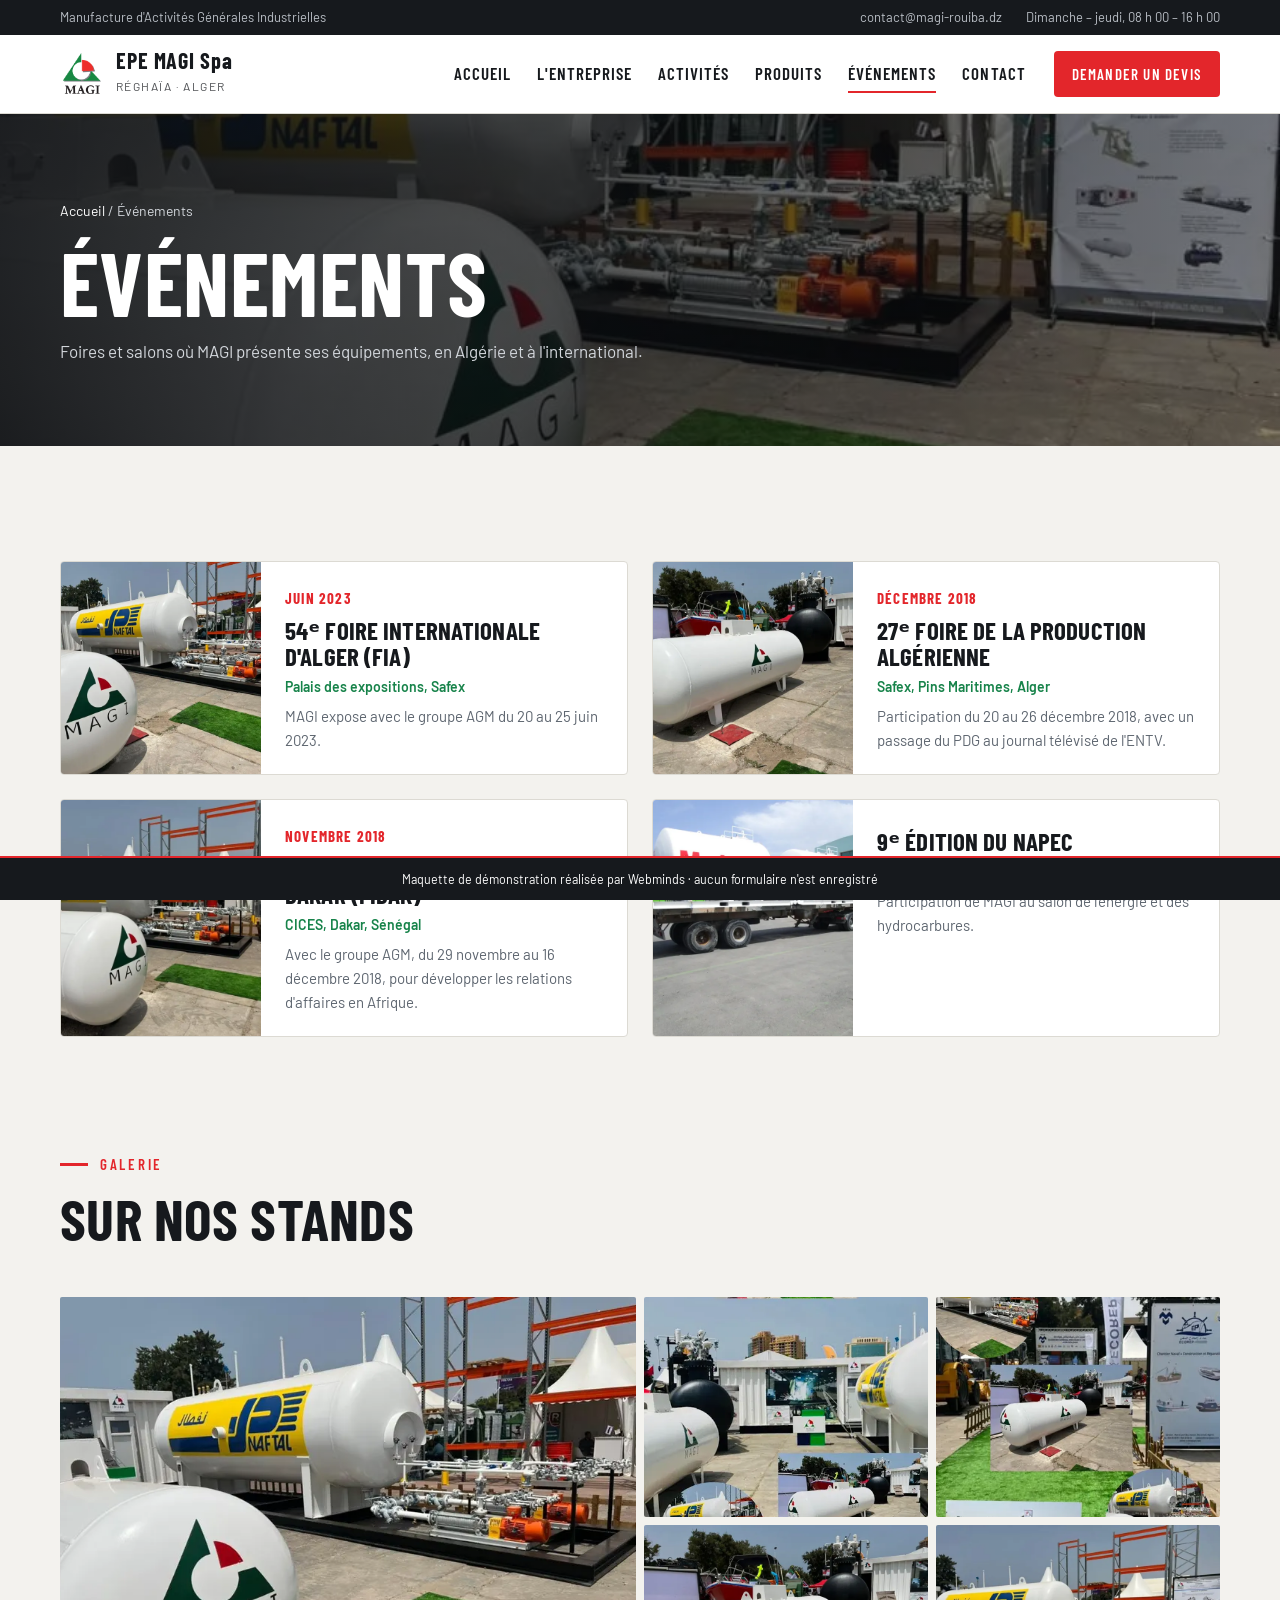
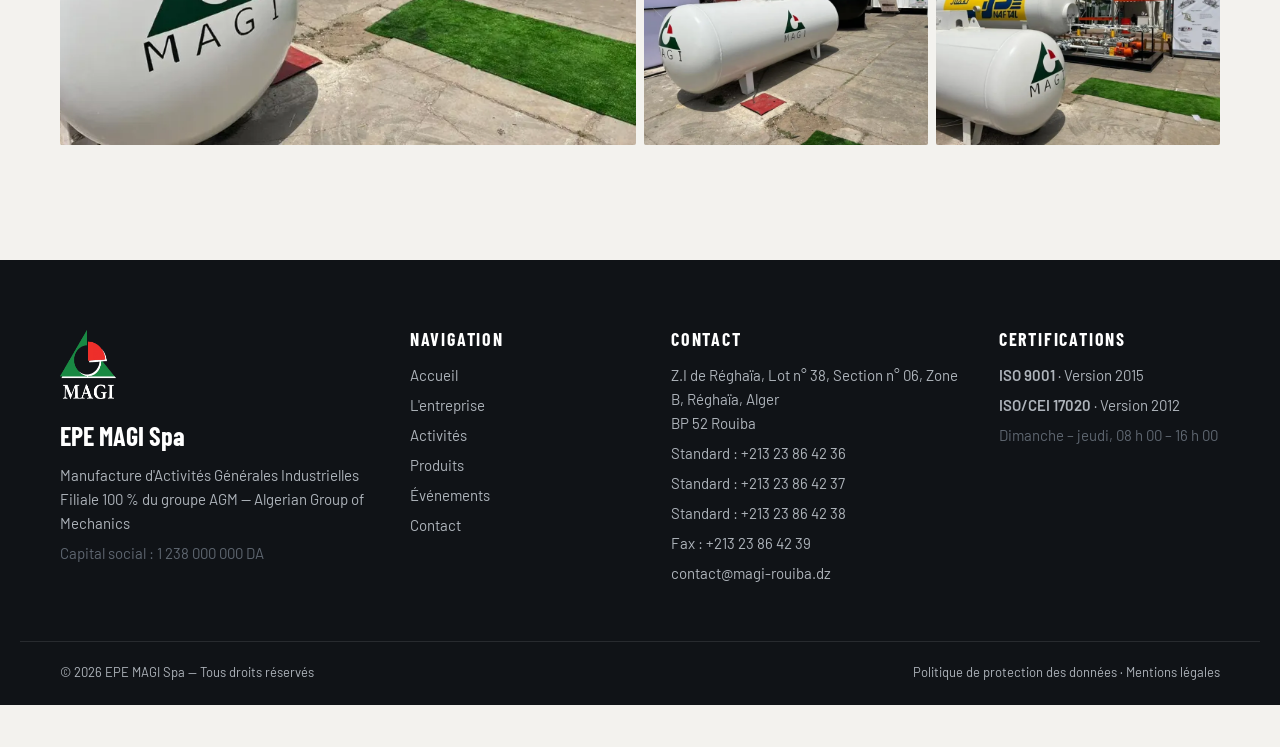
<file: evenements.html>
<!doctype html><html lang="fr"><head><meta charset="utf-8"><meta name="viewport" content="width=device-width,initial-scale=1"><meta name="robots" content="noindex, nofollow, noarchive"><title>EPE MAGI Spa</title><link rel="icon" href="assets/img/favicon.png"><link rel="stylesheet" href="assets/css/s.css"></head><body class="solid"><header data-template="header"></header><main><section class="page-hero" style="background-image:url(assets/img/salon-fia-03.webp)"><div class="wrap"><p class="crumb"><a href="index.html">Accueil</a> / Événements</p><h1>Événements</h1><p>Foires et salons où MAGI présente ses équipements, en Algérie et à l'international.</p></div></section><section class="sec"><div class="wrap"><div class="evs" data-repeater="evenements"><template><article class="ev rv"><img data-bind-img="image" data-small alt=""><div><time data-if="date" data-bind="date"></time><h3 data-bind="titre"></h3><p class="lieu" data-bind="lieu"></p><p data-bind="texte"></p></div></article></template></div></div></section><section class="sec" style="padding-top:0"><div class="wrap"><div class="sec-head"><div><span class="kicker">Galerie</span><h2>Sur nos stands</h2></div></div><div class="gal"><a data-zoom><img src="assets/img/cuve-gpl-salon-02-s.webp" alt=""></a><a data-zoom><img src="assets/img/salon-fia-01-s.webp" alt=""></a><a data-zoom><img src="assets/img/salon-fia-02-s.webp" alt=""></a><a data-zoom><img src="assets/img/cuve-gpl-salon-s.webp" alt=""></a><a data-zoom><img src="assets/img/salon-fia-03-s.webp" alt=""></a></div></div></section></main><footer data-template="footer"></footer><div class="demo">Maquette de démonstration réalisée par Webminds · aucun formulaire n'est enregistré</div><script src="assets/js/a.js"></script></body></html>
</file>
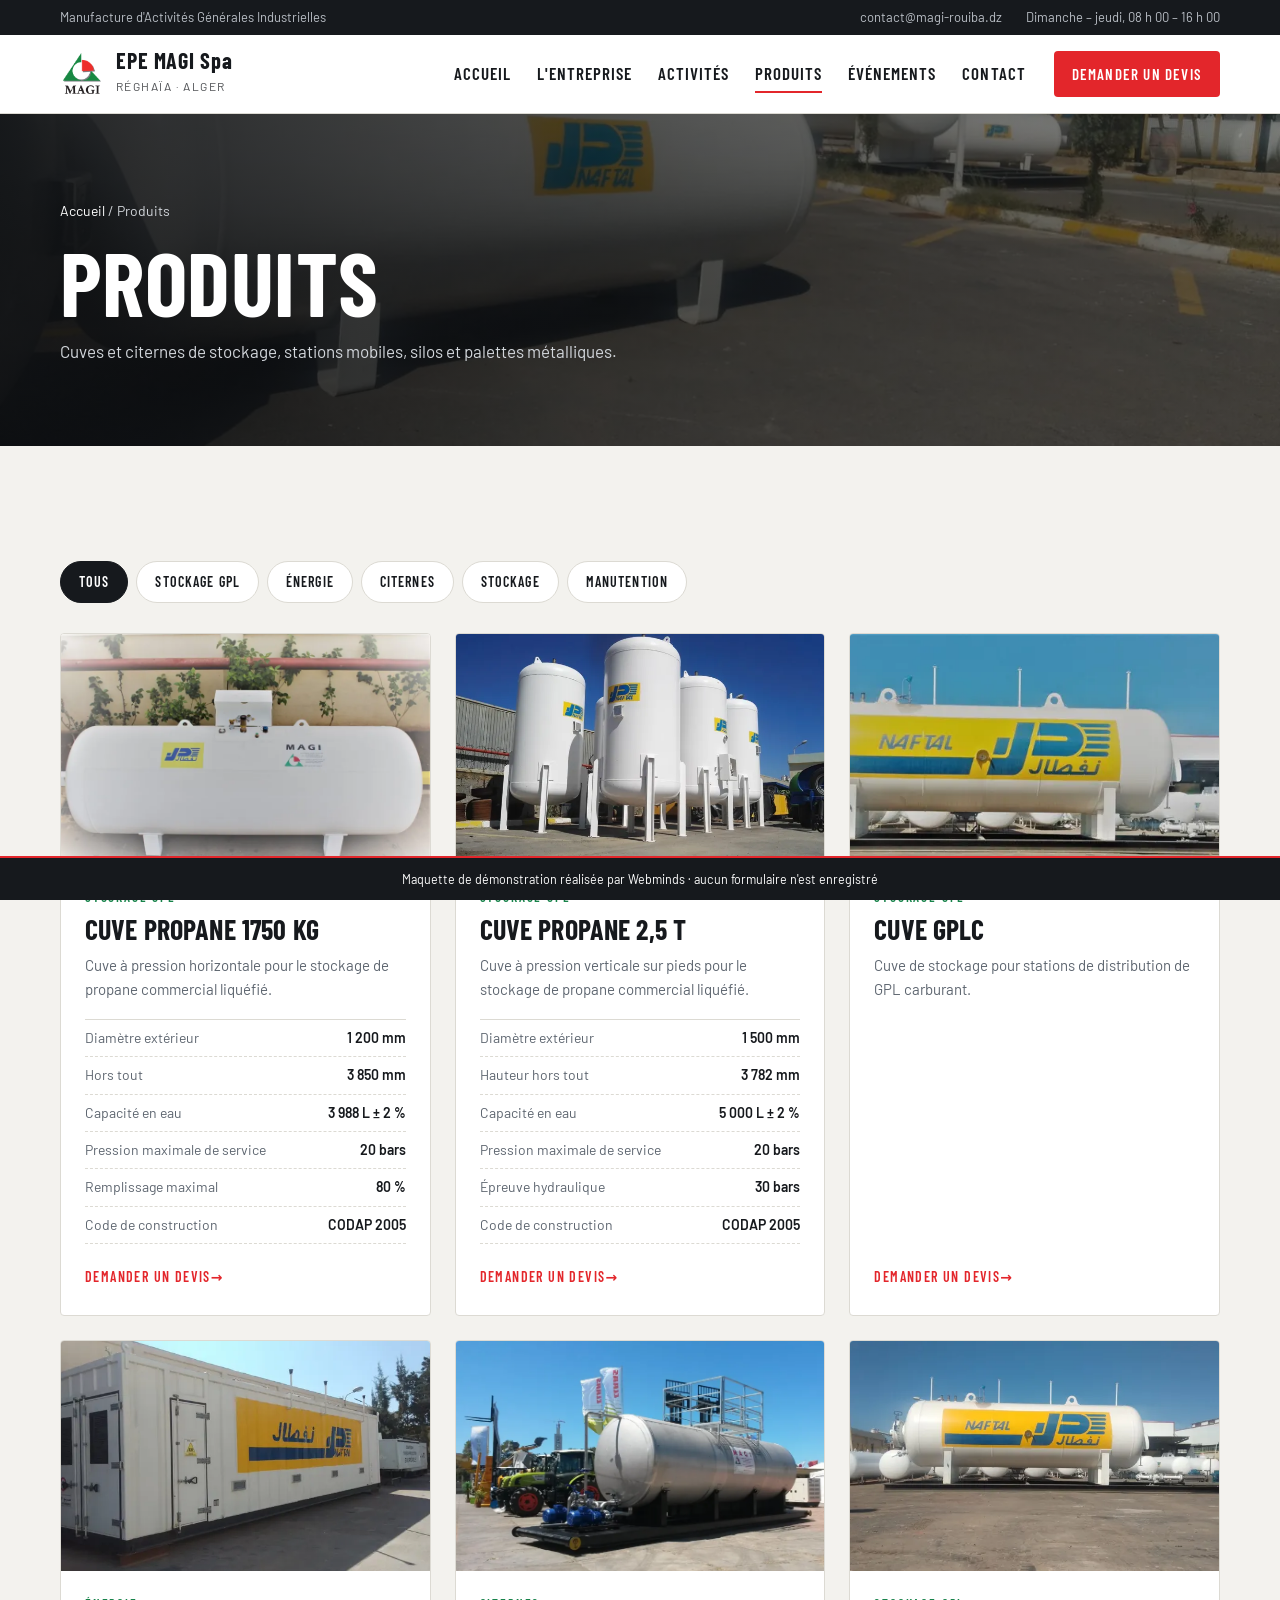
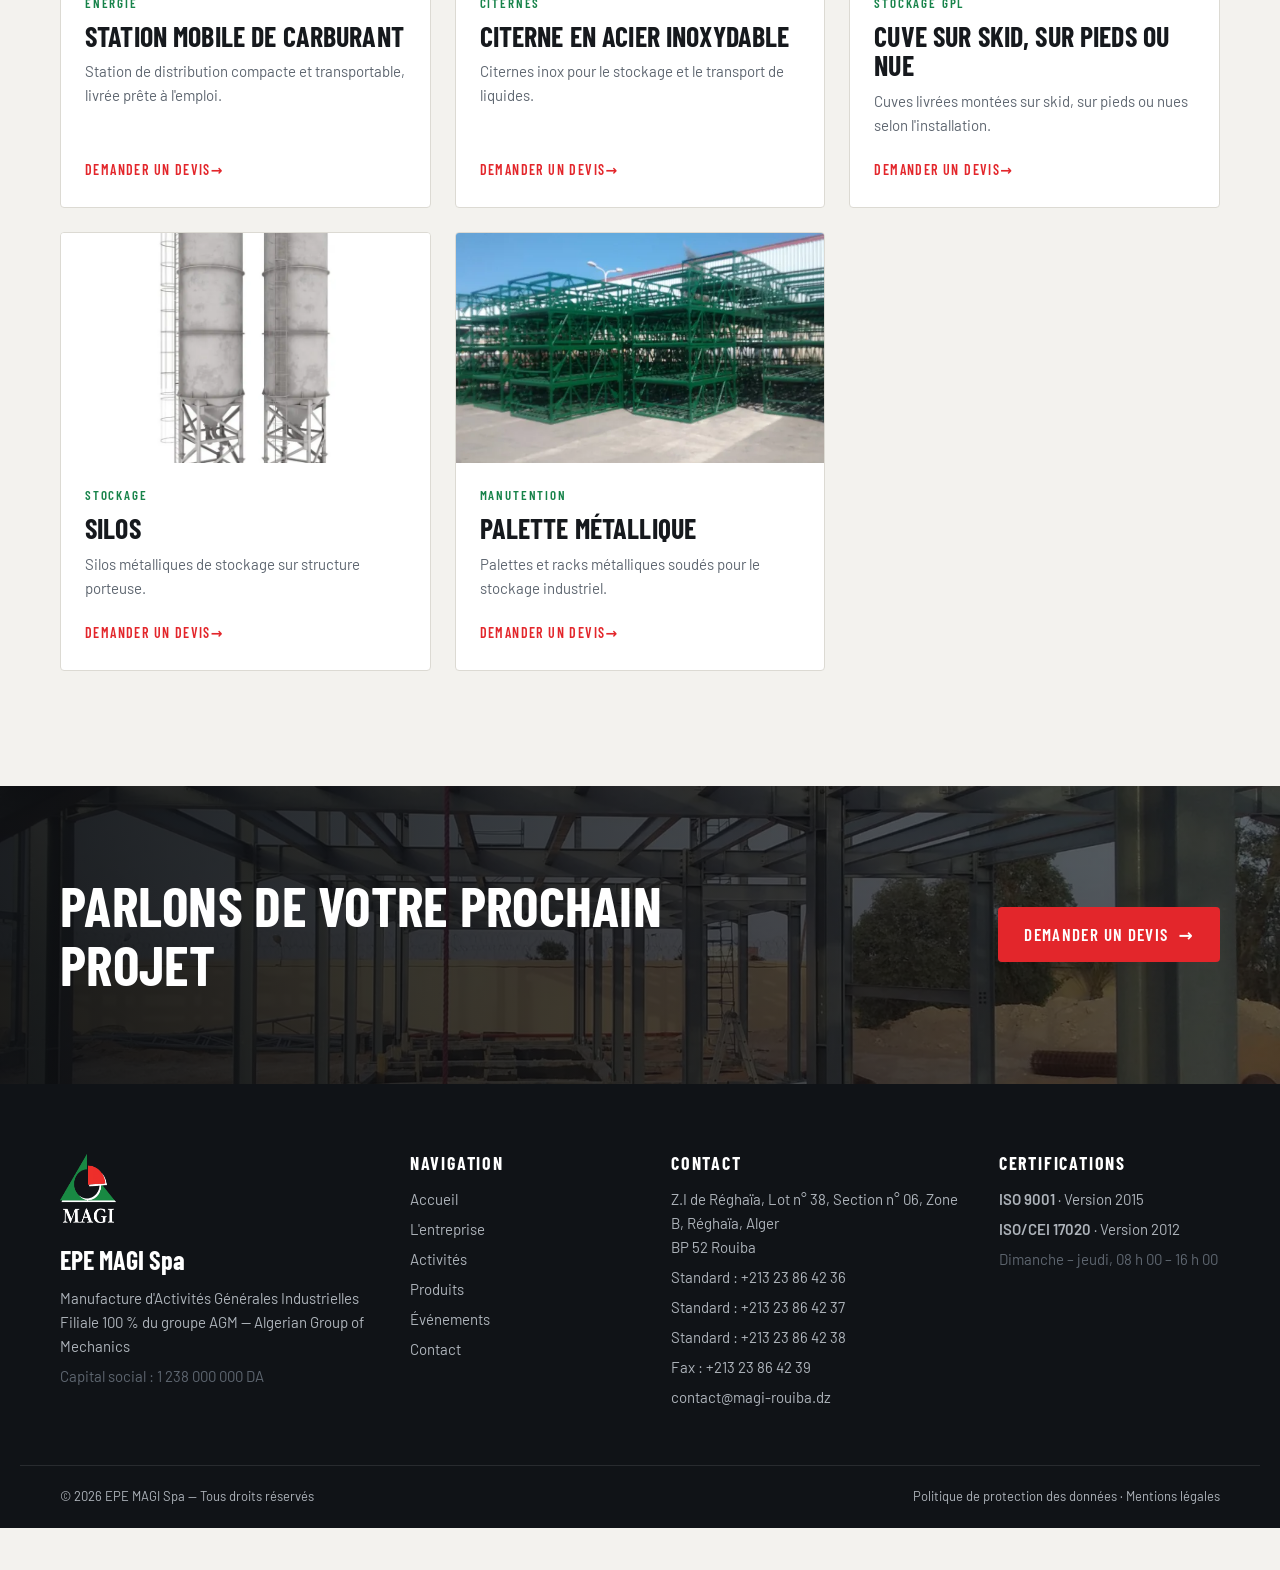
<file: produits.html>
<!doctype html><html lang="fr"><head><meta charset="utf-8"><meta name="viewport" content="width=device-width,initial-scale=1"><meta name="robots" content="noindex, nofollow, noarchive"><title>EPE MAGI Spa</title><link rel="icon" href="assets/img/favicon.png"><link rel="stylesheet" href="assets/css/s.css"></head><body class="solid"><header data-template="header"></header><main><section class="page-hero" style="background-image:url(assets/img/cuve-gpl-naftal-01.webp)"><div class="wrap"><p class="crumb"><a href="index.html">Accueil</a> / Produits</p><h1>Produits</h1><p>Cuves et citernes de stockage, stations mobiles, silos et palettes métalliques.</p></div></section><section class="sec"><div class="wrap"><div class="filters" aria-label="Filtrer par catégorie"></div><div class="pgrid" data-repeater="produits"><template><article class="pcard" data-bind-id="slug"><figure><img data-bind-img="image" data-small alt=""></figure><div class="pcard-b"><span class="cat" data-bind="categorie"></span><h3 data-bind="nom"></h3><p data-bind="resume"></p><dl class="specs" data-if="caracteristiques" data-repeater="caracteristiques"><template><div><dt data-bind="label"></dt><dd data-bind="valeur"></dd></div></template></dl><a class="tag arrow" href="contact.html">Demander un devis</a></div></article></template></div></div></section><section class="cta" style="background-image:url(assets/img/charpente-03.webp)"><div class="wrap"><h2>Parlons de votre prochain projet</h2><a class="btn btn-red arrow" href="contact.html">Demander un devis</a></div></section></main><footer data-template="footer"></footer><div class="demo">Maquette de démonstration réalisée par Webminds · aucun formulaire n'est enregistré</div><script src="assets/js/a.js"></script></body></html>
</file>
<file: assets/css/s.css>
@font-face{font-family:"Barlow Condensed";src:url(../fonts/barlow-condensed-latin-500-normal.woff2) format("woff2");font-weight:500;font-display:swap}@font-face{font-family:"Barlow Condensed";src:url(../fonts/barlow-condensed-latin-600-normal.woff2) format("woff2");font-weight:600;font-display:swap}@font-face{font-family:"Barlow Condensed";src:url(../fonts/barlow-condensed-latin-700-normal.woff2) format("woff2");font-weight:700;font-display:swap}@font-face{font-family:Barlow;src:url(../fonts/barlow-latin-400-normal.woff2) format("woff2");font-weight:400;font-display:swap}@font-face{font-family:Barlow;src:url(../fonts/barlow-latin-500-normal.woff2) format("woff2");font-weight:500;font-display:swap}@font-face{font-family:Barlow;src:url(../fonts/barlow-latin-600-normal.woff2) format("woff2");font-weight:600;font-display:swap}:root{--red:#E3262B;--red-d:#B91C21;--green:#17834A;--green-d:#0F6236;--ink:#16191D;--steel:#2A2F36;--grey:#5E6670;--line:#DCDAD3;--paper:#F3F2EE;--white:#fff;--h:"Barlow Condensed",system-ui,sans-serif;--b:"Barlow",system-ui,sans-serif;--r:4px;--wrap:1240px;--gut:clamp(16px,4vw,40px)}*{box-sizing:border-box;margin:0;padding:0}html{scroll-behavior:smooth;-webkit-text-size-adjust:100%}body{font-family:var(--b);font-size:17px;line-height:1.6;color:var(--ink);background:var(--paper);overflow-x:hidden;padding-bottom:42px;-webkit-user-select:none;user-select:none}img{max-width:100%;display:block;-webkit-user-drag:none}a{color:inherit;text-decoration:none}button{font:inherit;cursor:pointer;border:0;background:0 0;color:inherit}h1,h2,h3,h4{font-family:var(--h);font-weight:700;line-height:1.05;letter-spacing:.005em}.wrap{max-width:var(--wrap);margin:0 auto;padding:0 var(--gut)}.muted{color:var(--grey)}.kicker{font-family:var(--h);font-weight:600;font-size:15px;letter-spacing:.18em;text-transform:uppercase;color:var(--red);display:flex;align-items:center;gap:12px}.kicker::before{content:"";width:28px;height:3px;background:var(--red)}.sec{padding:clamp(64px,9vw,120px) 0}.sec-head{display:flex;justify-content:space-between;align-items:end;gap:24px;margin-bottom:48px;flex-wrap:wrap}.sec-head h2{font-size:clamp(36px,5vw,58px);max-width:720px;margin-top:12px;text-transform:uppercase}.sec-head p{max-width:420px;color:var(--grey)}.btn{display:inline-flex;align-items:center;gap:10px;padding:14px 26px;font-family:var(--h);font-weight:600;font-size:17px;letter-spacing:.08em;text-transform:uppercase;border-radius:var(--r);transition:.25s}.btn-red{background:var(--red);color:#fff}.btn-red:hover{background:var(--red-d)}.btn-line{border:2px solid currentColor}.btn-line:hover{background:#fff;color:var(--ink);border-color:#fff}.arrow::after{content:"→";transition:transform .25s}.arrow:hover::after{transform:translateX(4px)}.topbar{background:var(--ink);color:#b9bec5;font-size:13px}.topbar .wrap{display:flex;justify-content:space-between;gap:20px;padding-top:7px;padding-bottom:7px}.tb-r{display:flex;gap:24px}.nav{display:flex;align-items:center;gap:28px;height:78px;background:0 0}[data-template=header] .nav-bg{display:none}[data-template=header]{position:fixed;inset:0 0 auto;z-index:50;transition:.3s;background:linear-gradient(rgba(10,12,15,.65),transparent);color:#fff}.solid [data-template=header],[data-template=header].scrolled{background:#fff;color:var(--ink);box-shadow:0 1px 0 var(--line)}.brand{display:flex;align-items:center;gap:12px;margin-right:auto}.brand img{width:44px;height:auto;background:#fff;border-radius:3px;padding:3px}.brand b{font-family:var(--h);font-size:22px;letter-spacing:.04em;display:block;line-height:1}.brand small{font-size:12px;opacity:.75;letter-spacing:.12em;text-transform:uppercase}.menu{display:flex;gap:26px}.menu a{font-family:var(--h);font-weight:600;font-size:17px;letter-spacing:.06em;text-transform:uppercase;position:relative;padding:6px 0}.menu a::after{content:"";position:absolute;left:0;bottom:0;height:2px;width:0;background:var(--red);transition:.25s}.menu a:hover::after,.menu a[aria-current]::after{width:100%}.nav-cta{padding:11px 18px;font-size:15px}.burger{display:none;width:44px;height:44px;flex-direction:column;justify-content:center;gap:6px;padding:10px}.burger span{height:2px;background:currentColor;display:block}.hero{position:relative;height:100svh;min-height:620px;max-height:960px;color:#fff;overflow:hidden;background:var(--ink)}.slide{position:absolute;inset:0;opacity:0;transition:opacity 1.2s;background-size:cover;background-position:center}.slide::before{content:"";position:absolute;inset:0;background:linear-gradient(90deg,rgba(12,14,17,.88) 0,rgba(12,14,17,.55) 45%,rgba(12,14,17,.1) 100%)}.slide.on{opacity:1}.slide.on .slide-in>*{animation:.9s both up}.slide.on .slide-in>:nth-child(2){animation-delay:.12s}.slide.on .slide-in>:nth-child(3){animation-delay:.24s}.slide.on .slide-in>:nth-child(4){animation-delay:.36s}@keyframes up{from{opacity:0;transform:translateY(24px)}to{opacity:1;transform:none}}.slide-in{position:relative;height:100%;display:flex;flex-direction:column;justify-content:center;gap:22px;padding-top:110px}.slide-in h1{font-size:clamp(42px,6.4vw,88px);text-transform:uppercase;max-width:900px}.slide-in p{max-width:560px;font-size:19px;color:#d7dadf}.slide-in .kicker{color:#fff}.slide-in .kicker::before{background:var(--red)}.hero-foot{position:absolute;left:0;right:0;bottom:34px;z-index:3}.hero-foot .wrap{display:flex;justify-content:space-between;align-items:center}.dots{display:flex;gap:10px}.dots button{width:46px;height:4px;background:rgba(255,255,255,.35)}.dots button.on{background:var(--red)}.iso-badges{display:flex;gap:10px}.iso-badges span{border:1px solid rgba(255,255,255,.4);padding:6px 12px;font-family:var(--h);font-weight:600;letter-spacing:.08em;font-size:14px}.stats{background:var(--ink);color:#fff}.stats .wrap{display:grid;grid-template-columns:repeat(4,1fr)}.stat{padding:42px 26px;border-left:1px solid rgba(255,255,255,.12)}.stat:last-child{border-right:1px solid rgba(255,255,255,.12)}.stat b{font-family:var(--h);font-size:clamp(44px,5vw,64px);display:block;line-height:1;color:#fff}.stat span{color:#aeb4bb;font-size:15px;text-transform:uppercase;letter-spacing:.1em}.stat:first-of-type b{color:var(--red)}.intro{display:grid;grid-template-columns:1.05fr 1fr;gap:clamp(32px,6vw,90px);align-items:center}.intro h2{font-size:clamp(36px,4.6vw,56px);text-transform:uppercase;margin:14px 0 22px}.intro p{color:#3b424b;margin-bottom:28px}.intro-img{position:relative}.intro-img img{width:100%;aspect-ratio:4/3;object-fit:cover;border-radius:var(--r)}.intro-img::after{content:"";position:absolute;width:42%;height:42%;right:-18px;bottom:-18px;border:3px solid var(--green);z-index:-1}.intro-tag{position:absolute;left:-1px;bottom:28px;background:var(--red);color:#fff;padding:14px 20px;font-family:var(--h);font-size:22px;font-weight:700;letter-spacing:.04em}.acts{display:grid;grid-template-columns:repeat(4,1fr);gap:2px;background:var(--line)}.act{position:relative;background:var(--paper);min-height:460px;display:flex;flex-direction:column;justify-content:flex-end;overflow:hidden;color:#fff}.act img{position:absolute;inset:0;width:100%;height:100%;object-fit:cover;transition:transform .8s}.act::before{content:"";position:absolute;inset:0;background:linear-gradient(transparent 25%,rgba(10,12,15,.92));z-index:1}.act:hover img{transform:scale(1.06)}.act-in{position:relative;z-index:2;padding:28px}.act-in em{font-style:normal;font-family:var(--h);color:var(--red);font-weight:700;font-size:18px}.act-in h3{font-size:32px;text-transform:uppercase;margin:6px 0 10px}.act-in p{font-size:15px;color:#d2d6db;max-height:0;overflow:hidden;transition:max-height .5s}.act:focus-within .act-in p,.act:hover .act-in p{max-height:140px}.act-in .arrow{display:inline-block;margin-top:12px;font-family:var(--h);font-weight:600;letter-spacing:.08em;text-transform:uppercase;font-size:15px}.pgrid{display:grid;grid-template-columns:repeat(3,1fr);gap:24px}.pcard{background:#fff;border:1px solid var(--line);border-radius:var(--r);overflow:hidden;display:flex;flex-direction:column;transition:.3s}.pcard:hover{transform:translateY(-4px);box-shadow:0 18px 40px rgba(22,25,29,.1)}.pcard figure{aspect-ratio:16/10;overflow:hidden;background:#e9e8e3}.pcard figure img{width:100%;height:100%;object-fit:cover}.pcard-b{padding:22px 24px 26px;display:flex;flex-direction:column;gap:8px;flex:1}.cat{font-family:var(--h);font-weight:600;letter-spacing:.14em;text-transform:uppercase;font-size:13px;color:var(--green)}.pcard h3{font-size:28px;text-transform:uppercase}.pcard p{font-size:15px;color:var(--grey)}.specs{margin-top:10px;border-top:1px solid var(--line)}.specs div{display:flex;justify-content:space-between;gap:12px;padding:7px 0;border-bottom:1px dashed var(--line);font-size:14px}.specs dt{color:var(--grey)}.specs dd{font-weight:600;text-align:right}.pcard .tag{align-self:flex-start;margin-top:auto;padding-top:14px;font-family:var(--h);font-weight:600;font-size:14px;letter-spacing:.1em;text-transform:uppercase;color:var(--red)}.filters{display:flex;flex-wrap:wrap;gap:8px;margin-bottom:30px}.filters button{padding:9px 18px;border:1px solid var(--line);background:#fff;font-family:var(--h);font-weight:600;letter-spacing:.08em;text-transform:uppercase;font-size:14px;border-radius:30px}.filters button.on{background:var(--ink);color:#fff;border-color:var(--ink)}.certs{background:var(--green);color:#fff}.certs .wrap{display:grid;grid-template-columns:1.1fr repeat(2,1fr);gap:40px;align-items:center;padding-top:56px;padding-bottom:56px}.certs h2{font-size:clamp(32px,4vw,46px);text-transform:uppercase}.cert{border-left:3px solid rgba(255,255,255,.4);padding-left:22px}.cert b{font-family:var(--h);font-size:38px;display:block;line-height:1}.cert span{display:block;font-size:14px;opacity:.85;margin-top:6px}.gal{display:grid;grid-template-columns:repeat(4,1fr);grid-auto-rows:220px;gap:8px}.gal a{overflow:hidden;cursor:zoom-in;border-radius:2px}.gal a:first-of-type{grid-column:span 2;grid-row:span 2}.gal a:nth-of-type(6){grid-column:span 2}.gal img{width:100%;height:100%;object-fit:cover;transition:transform .6s}.gal a:hover img{transform:scale(1.05)}.lb{position:fixed;inset:0;z-index:90;background:rgba(10,12,15,.94);display:none;place-items:center;padding:30px}.lb.on{display:grid}.lb img{max-height:86vh;width:auto}.lb button{position:absolute;top:18px;right:24px;font-size:44px;color:#fff}.evs{display:grid;grid-template-columns:repeat(2,1fr);gap:24px}.ev{display:grid;grid-template-columns:200px 1fr;background:#fff;border:1px solid var(--line);border-radius:var(--r);overflow:hidden}.ev img{width:100%;height:100%;object-fit:cover;min-height:200px}.ev div{padding:22px 24px}.ev time{font-family:var(--h);font-weight:700;color:var(--red);letter-spacing:.08em;text-transform:uppercase;font-size:15px}.ev h3{font-size:25px;text-transform:uppercase;margin:6px 0}.ev .lieu{font-size:14px;color:var(--green);font-weight:600;margin-bottom:6px}.ev p{font-size:15px;color:var(--grey)}.cta{position:relative;color:#fff;background:var(--ink) center/cover;overflow:hidden}.cta::before{content:"";position:absolute;inset:0;background:linear-gradient(90deg,rgba(12,14,17,.92),rgba(12,14,17,.6))}.cta .wrap{position:relative;display:flex;justify-content:space-between;align-items:center;gap:30px;padding-top:90px;padding-bottom:90px;flex-wrap:wrap}.cta h2{font-size:clamp(34px,4.6vw,56px);text-transform:uppercase;max-width:700px}.page-hero{position:relative;color:#fff;background:var(--ink) center/cover;padding:200px 0 80px}.page-hero::before{content:"";position:absolute;inset:0;background:linear-gradient(90deg,rgba(12,14,17,.9),rgba(12,14,17,.45))}.page-hero .wrap{position:relative}.page-hero h1{font-size:clamp(46px,7vw,92px);text-transform:uppercase;margin:12px 0 10px}.page-hero p{max-width:620px;color:#d2d6db}.crumb{font-size:14px;color:#aeb4bb}.crumb a{color:#fff}.tl{position:relative;display:grid;grid-template-columns:repeat(4,1fr);gap:0}.tl-i{position:relative;padding:34px 26px 34px 0;border-top:3px solid var(--line)}.tl-i::before{content:"";position:absolute;top:-9px;left:0;width:15px;height:15px;border-radius:50%;background:var(--red);box-shadow:0 0 0 5px var(--paper)}.tl-i b{font-family:var(--h);font-size:46px;display:block;line-height:1;color:var(--ink)}.tl-i h3{font-size:22px;text-transform:uppercase;color:var(--green);margin:8px 0 6px}.tl-i p{font-size:15px;color:var(--grey)}.two{display:grid;grid-template-columns:1fr 1fr;gap:clamp(32px,6vw,80px);align-items:start}.prose p{margin-bottom:16px;color:#3b424b}.prose h2{font-size:clamp(34px,4vw,50px);text-transform:uppercase;margin:12px 0 20px}.engs{display:grid;gap:2px;background:var(--line);border:1px solid var(--line)}.eng{display:grid;grid-template-columns:56px 1fr;gap:16px;background:#fff;padding:20px 22px;align-items:start}.eng em{font-style:normal;font-family:var(--h);font-size:30px;font-weight:700;color:var(--red);line-height:1}.eng h3{font-size:22px;text-transform:uppercase}.eng p{font-size:15px;color:var(--grey)}.quote{background:var(--ink);color:#fff;padding:clamp(28px,5vw,56px);border-radius:var(--r);position:relative}.quote::before{content:"“";position:absolute;top:-10px;left:26px;font-family:var(--h);font-size:150px;color:var(--red);line-height:1}.quote p{color:#d2d6db;margin-bottom:14px;position:relative}.quote cite{font-style:normal;font-family:var(--h);font-weight:600;letter-spacing:.1em;text-transform:uppercase;color:#fff}.ats{display:grid;gap:28px}.at{display:grid;grid-template-columns:1.1fr 1fr;background:#fff;border:1px solid var(--line);border-radius:var(--r);overflow:hidden}.at:nth-child(2n) figure{order:2}.at figure{min-height:340px}.at img{width:100%;height:100%;object-fit:cover}.at-b{padding:clamp(26px,4vw,48px);display:flex;flex-direction:column;justify-content:center;gap:14px}.at-b em{font-style:normal;font-family:var(--h);font-weight:700;color:var(--red);font-size:20px}.at-b h3{font-size:clamp(30px,3.4vw,42px);text-transform:uppercase}.at-b ul{list-style:none;display:grid;gap:8px}.at-b li{padding-left:24px;position:relative}.at-b li::before{content:"";position:absolute;left:0;top:11px;width:12px;height:3px;background:var(--green)}.svc{display:grid;grid-template-columns:repeat(3,1fr);gap:24px}.svc article{background:#fff;border:1px solid var(--line);border-radius:var(--r);overflow:hidden}.svc img{aspect-ratio:4/3;object-fit:cover;width:100%}.svc div{padding:22px}.svc h3{font-size:26px;text-transform:uppercase;margin-bottom:6px}.svc p{font-size:15px;color:var(--grey)}.contact{display:grid;grid-template-columns:1fr 1.15fr;gap:clamp(30px,5vw,70px)}.cinfo{display:grid;gap:22px}.cinfo div{border-left:3px solid var(--red);padding-left:18px}.cinfo h3{font-size:20px;text-transform:uppercase;color:var(--grey);letter-spacing:.06em;margin-bottom:4px}.cinfo p{font-size:17px}form{background:#fff;border:1px solid var(--line);border-radius:var(--r);padding:clamp(22px,4vw,40px);display:grid;grid-template-columns:1fr 1fr;gap:16px}form .full{grid-column:1/-1}label{display:grid;gap:6px;font-size:14px;font-weight:600}input,select,textarea{font:inherit;font-size:16px;padding:12px 14px;border:1px solid #cfcdc6;border-radius:var(--r);background:var(--paper);-webkit-user-select:text;user-select:text}input:focus,select:focus,textarea:focus{outline:2px solid var(--green);outline-offset:1px;background:#fff}textarea{min-height:130px;resize:vertical}.consent{display:flex;gap:10px;align-items:flex-start;font-weight:400;font-size:13px;color:var(--grey)}.consent input{margin-top:3px;width:18px;height:18px;flex:none}.sent{grid-column:1/-1;padding:20px;border-left:4px solid var(--green);background:#eef6f1}.map{margin-top:70px;border:1px solid var(--line);border-radius:var(--r);overflow:hidden}.map iframe{width:100%;height:380px;border:0;display:block;filter:grayscale(.3)}[data-template=footer]{background:#101317;color:#aeb4bb;font-size:15px}.foot-grid{display:grid;grid-template-columns:1.4fr 1fr 1.3fr 1fr;gap:40px;padding-top:70px;padding-bottom:50px}.foot-grid img{width:56px;margin-bottom:16px}.foot-name{font-family:var(--h);font-size:26px;color:#fff;font-weight:700}.foot-grid h4{color:#fff;font-size:18px;text-transform:uppercase;letter-spacing:.1em;margin-bottom:14px}.foot-grid a{display:block;margin-bottom:6px}.foot-grid a:hover{color:#fff}.foot-grid p{margin-bottom:6px}.foot-bottom{display:flex;justify-content:space-between;gap:20px;flex-wrap:wrap;border-top:1px solid rgba(255,255,255,.1);padding-top:20px;padding-bottom:22px;font-size:13px}.demo{position:fixed;left:0;right:0;bottom:0;z-index:80;background:var(--ink);color:#fff;font-size:12.5px;text-align:center;padding:11px 16px;border-top:2px solid var(--red)}.rv{opacity:0;transform:translateY(28px);transition:opacity .8s,transform .8s}.rv.in{opacity:1;transform:none}@media (prefers-reduced-motion:reduce){*{animation:none!important;transition:none!important}.rv{opacity:1;transform:none}}@media print{body{display:none!important}}@media (max-width:1080px){.menu,.nav-cta{display:none}.burger{display:flex}.menu-open .menu{display:flex;position:fixed;top:112px;left:0;right:0;bottom:0;flex-direction:column;gap:0;background:#fff;color:var(--ink);padding:20px var(--gut)}.menu-open .menu a{font-size:26px;padding:14px 0;border-bottom:1px solid var(--line)}.menu-open [data-template=header]{background:#fff;color:var(--ink)}.acts,.pgrid,.tl{grid-template-columns:repeat(2,1fr)}.certs .wrap{grid-template-columns:1fr 1fr}.certs h2{grid-column:1/-1}.foot-grid{grid-template-columns:1fr 1fr}}@media (max-width:720px){body{font-size:16px}.topbar .wrap>span:first-child{display:none}.tb-r{justify-content:space-between;width:100%;gap:10px;font-size:12px}.tb-r span{display:none}.nav{height:66px}.menu-open .menu{top:98px}.hero{min-height:640px}.slide::before{background:linear-gradient(0deg,rgba(12,14,17,.92) 15%,rgba(12,14,17,.45))}.slide-in{justify-content:flex-end;padding-bottom:110px}.slide-in p{font-size:16px}.iso-badges{display:none}.stats .wrap{grid-template-columns:1fr 1fr}.stat{padding:26px 16px;border-left:0;border-bottom:1px solid rgba(255,255,255,.12)}.stat:nth-of-type(odd){border-right:1px solid rgba(255,255,255,.12)}.stat:last-child{border-right:0}.at,.contact,.intro,.two{grid-template-columns:1fr}.at:nth-child(2n) figure{order:0}.at figure{min-height:240px}.intro-img::after{display:none}.acts,.certs .wrap,.evs,.pgrid,.svc,.tl{grid-template-columns:1fr}.act{min-height:340px}.act-in p{max-height:none}.gal{grid-template-columns:1fr 1fr;grid-auto-rows:150px}.gal a:nth-of-type(6){grid-column:span 1}.ev{grid-template-columns:1fr}.ev img{height:200px}.foot-grid,form{grid-template-columns:1fr}.page-hero{padding:150px 0 56px}.demo{font-size:11px;padding:9px 12px}}
</file>
